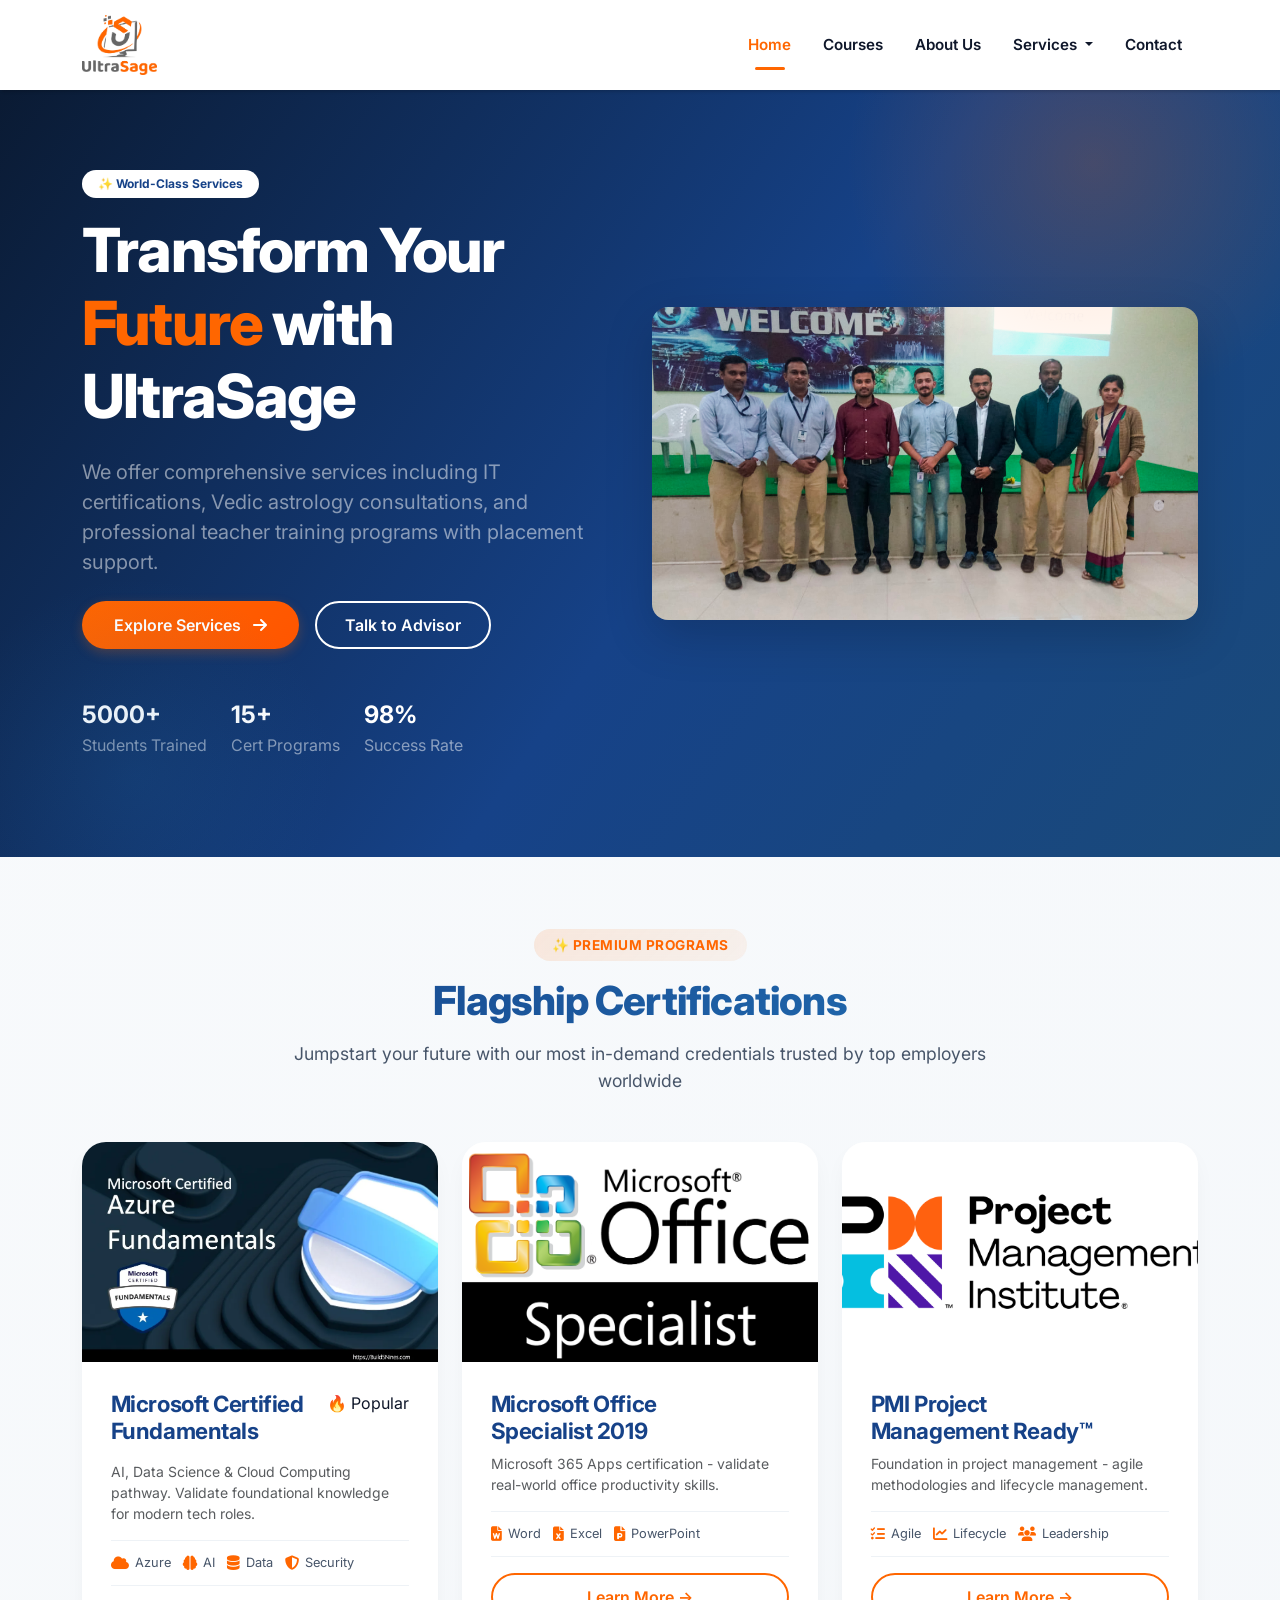
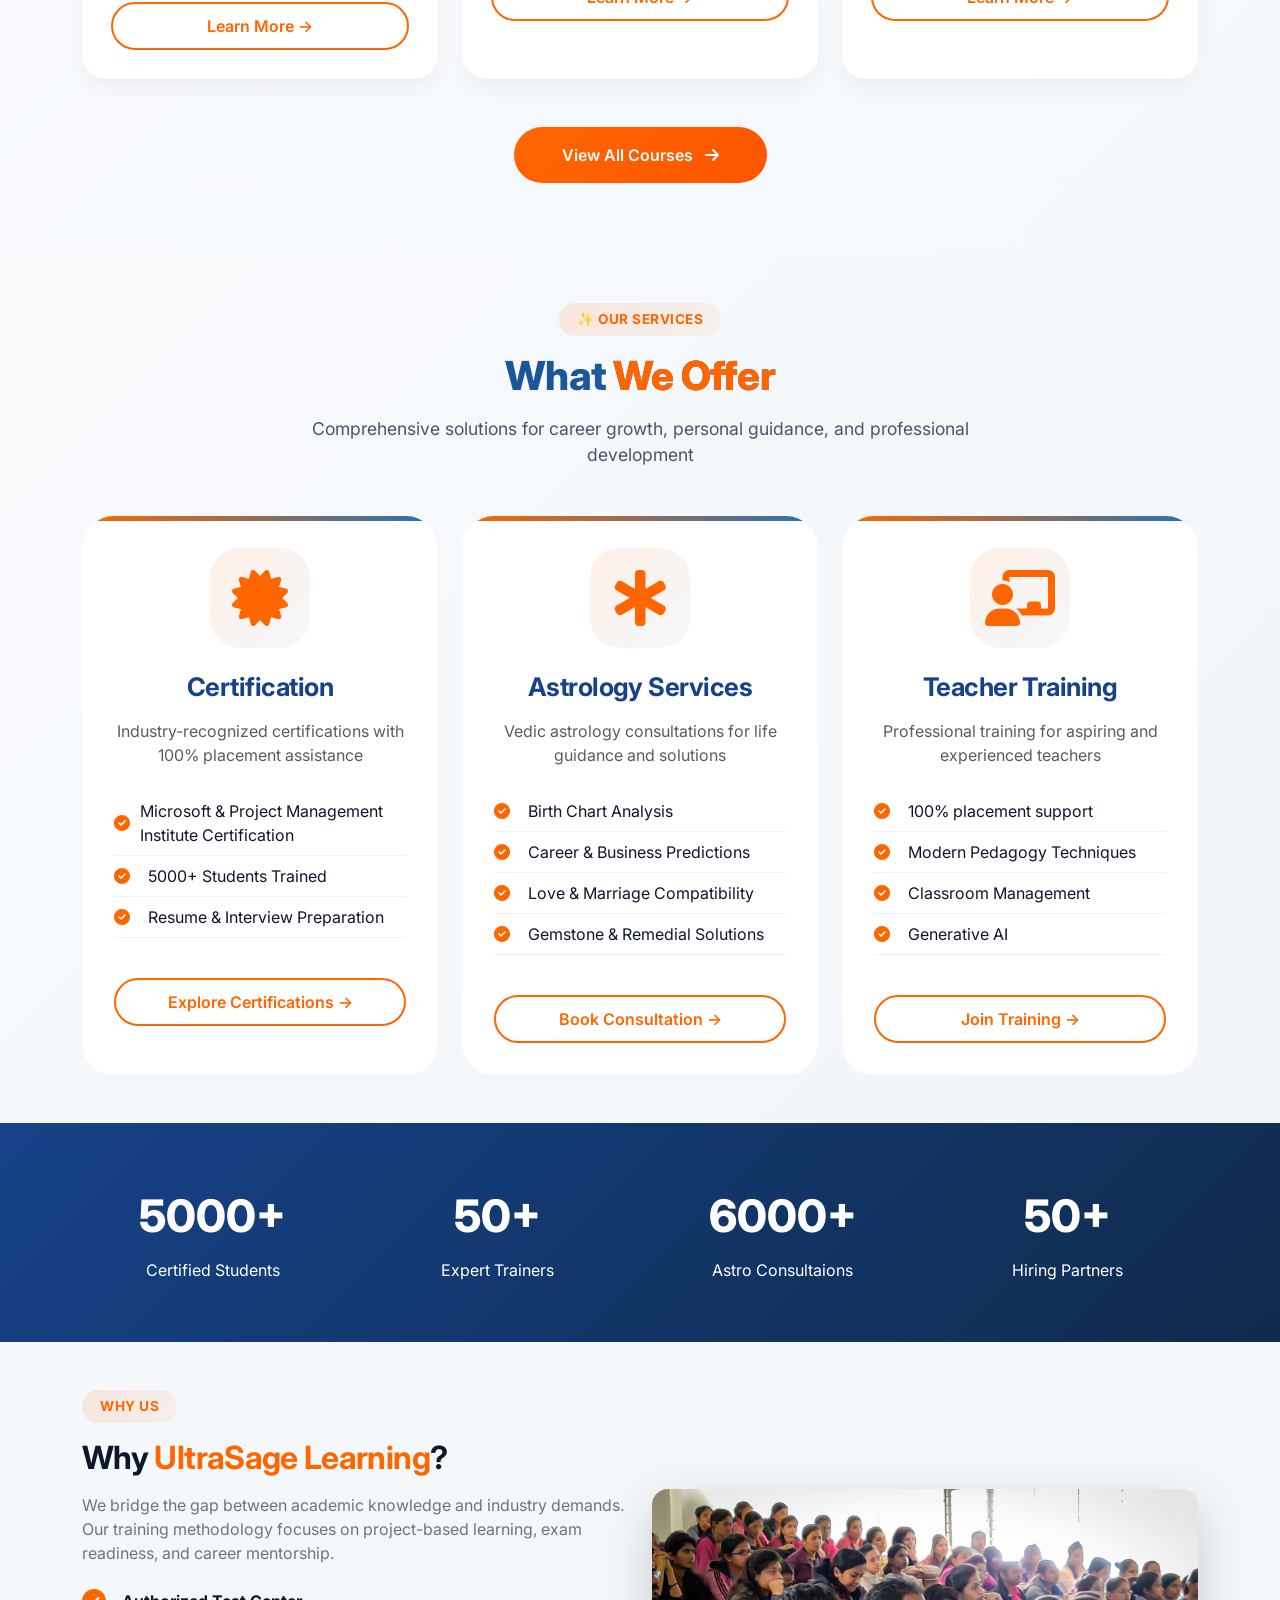
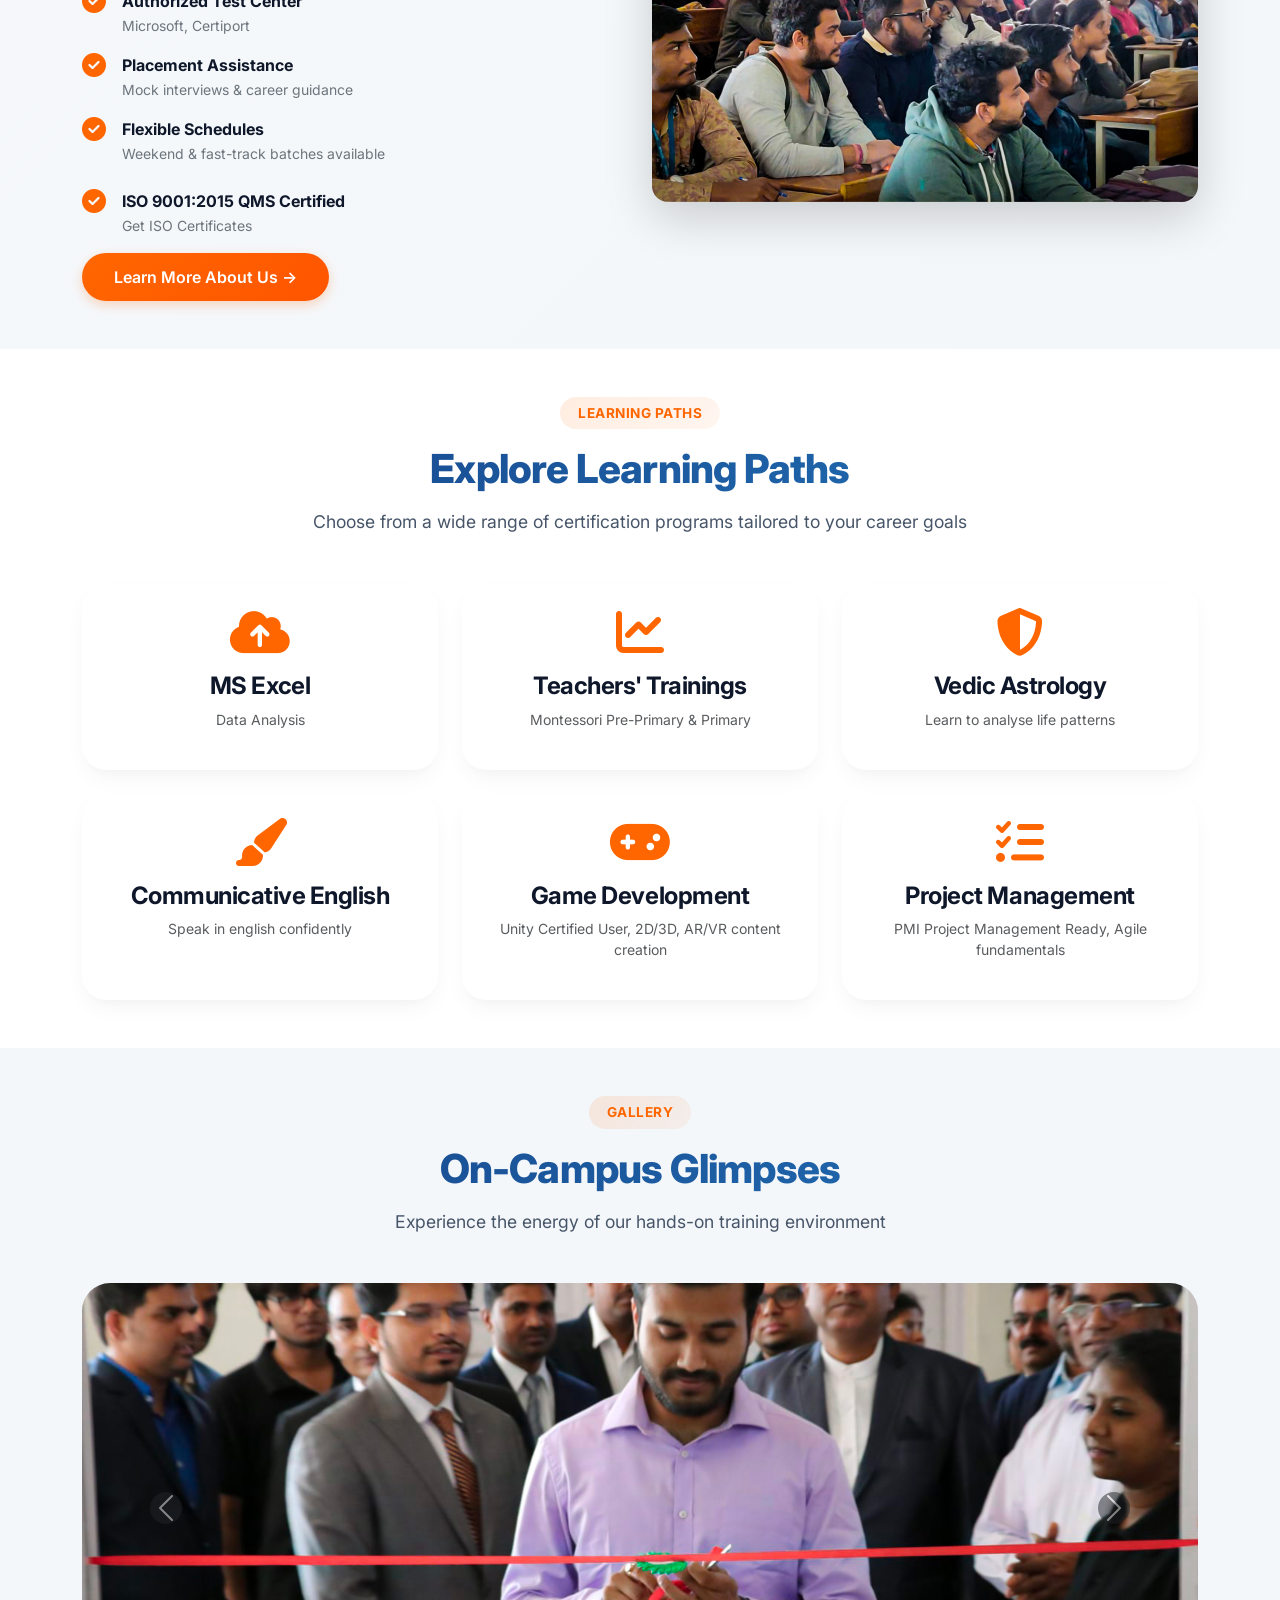
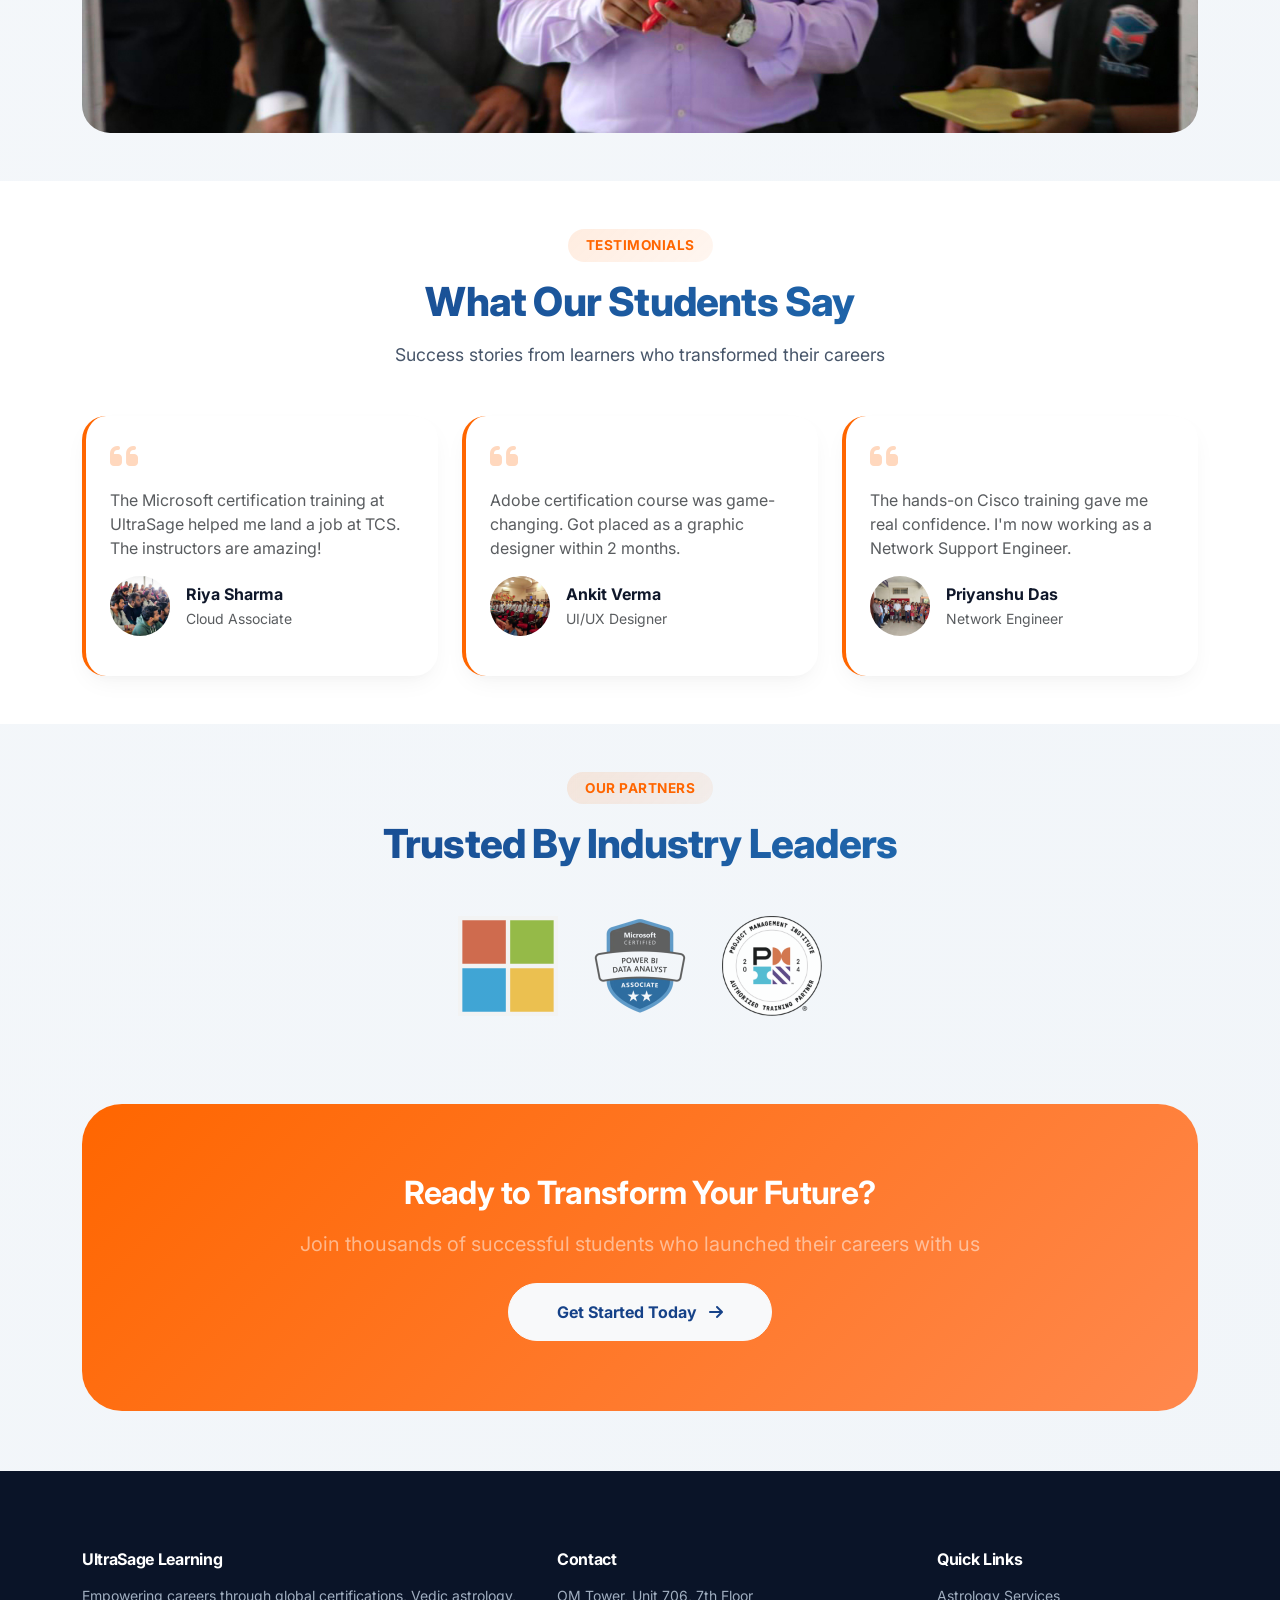
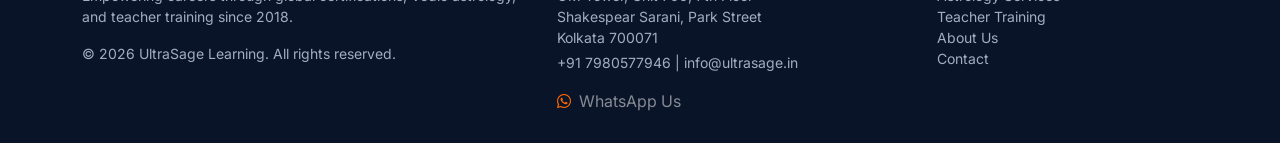
<file: index.html>
<!DOCTYPE html>
<html lang="en">
<head>
  <meta charset="UTF-8">
  <meta name="viewport" content="width=device-width, initial-scale=1.0">
  <title>UltraSage | Home</title>
  <link href="https://cdn.jsdelivr.net/npm/bootstrap@5.3.0-alpha2/dist/css/bootstrap.min.css" rel="stylesheet">
  <link rel="stylesheet" href="https://cdnjs.cloudflare.com/ajax/libs/font-awesome/6.3.0/css/all.min.css">
  <link href="https://fonts.googleapis.com/css2?family=Inter:opsz,wght@14..32,300;400;500;600;700;800&display=swap" rel="stylesheet">
  <link rel="stylesheet" href="css/style.css">
</head>
<body>

<!-- Navigation -->
<header>
  <nav class="navbar navbar-expand-lg navbar-modern fixed-top">
    <div class="container">
      <a class="navbar-brand" href="index.html"><img src="images/logo.png" alt="" class="mainlogo"></a>
      <button class="navbar-toggler" type="button" data-bs-toggle="collapse" data-bs-target="#navbarMain">
        <span class="navbar-toggler-icon bg-white rounded"></span>
      </button>
      <div class="collapse navbar-collapse" id="navbarMain">
        <ul class="navbar-nav ms-auto mb-2 mb-lg-0">
          <li class="nav-item"><a class="nav-link active" href="index.html">Home</a></li>
          <li class="nav-item"><a class="nav-link" href="courses.html">Courses</a></li>
          <li class="nav-item"><a class="nav-link" href="about.html">About Us</a></li>
          <li class="nav-item dropdown">
            <a class="nav-link dropdown-toggle" href="#" id="servicesDropdown" role="button" data-bs-toggle="dropdown" aria-expanded="false">
              Services
            </a>
            <ul class="dropdown-menu" aria-labelledby="servicesDropdown">
              <!-- <li><a class="dropdown-item" href="certification.html">Certifications</a></li> -->
              <li><a class="dropdown-item" href="astrology.html">Astrology</a></li>
              <li><a class="dropdown-item" href="teacher-training.html">Teacher Training</a></li>
            </ul>
          </li>
          <li class="nav-item"><a class="nav-link" href="contact.html">Contact</a></li>
        </ul>
      </div>
    </div>
  </nav>
</header>

<!-- Hero Section -->
<section class="hero-modern" style="margin-top: 70px;">
  <div class="container">
    <div class="row align-items-center">
      <div class="col-lg-6">
        <span class="badge bg-white text-dark-blue mb-3 py-2 px-3 rounded-pill">✨ World-Class Services</span>
        <h1 class="hero-title text-white">Transform Your <span class="text-orange">Future</span> with UltraSage</h1>
        <p class="text-white-50 my-4 fs-5">We offer comprehensive services including IT certifications, Vedic astrology consultations, and professional teacher training programs with placement support.</p>
        <div class="d-flex gap-3 flex-wrap">
          <a href="#services-main" class="btn-orange">Explore Services <i class="fas fa-arrow-right ms-2"></i></a>
          <a href="contact.html" class="btn-outline-white">Talk to Advisor</a>
        </div>
        <div class="d-flex gap-4 mt-5">
          <div><span class="fw-bold text-white fs-4">5000+</span><br><span class="text-white-50">Students Trained</span></div>
          <div><span class="fw-bold text-white fs-4">15+</span><br><span class="text-white-50">Cert Programs</span></div>
          <div><span class="fw-bold text-white fs-4">98%</span><br><span class="text-white-50">Success Rate</span></div>
        </div>
      </div>
      <div class="col-lg-6 d-none d-lg-block">
        <img src="images/cra2.jpg" alt="Hero" class="img-fluid rounded-4 shadow-lg" style="max-height: 500px; width: 100%; object-fit: cover;">
      </div>
    </div>
  </div>
</section>

<!-- Featured Certifications Section -->  
<section class="container py-5 my-4">
  <div class="section-header">
    <span class="section-badge">✨ PREMIUM PROGRAMS</span>
    <h2 class="section-title">Flagship Certifications</h2>
    <p class="section-subtitle">Jumpstart your future with our most in-demand credentials trusted by top employers worldwide</p>
  </div>
  
  <div class="row g-4">
    <!-- Microsoft Certified Fundamentals -->
    <div class="col-md-6 col-lg-4">
      <div class="card-premium">
        <img src="images/microfoft-card.webp" class="card-img-top" alt="Microsoft Certified Fundamentals">
        <div class="card-body">
          <div class="d-flex justify-content-between align-items-start mb-2">
            <h3>Microsoft Certified<br>Fundamentals</h3>
            <span class="badge-cert">🔥 Popular</span>
          </div>
          <p class="text-muted small">AI, Data Science & Cloud Computing pathway. Validate foundational knowledge for modern tech roles.</p>
          <div class="tech-icons">
            <span><i class="fas fa-cloud"></i> Azure</span>
            <span><i class="fas fa-brain"></i> AI</span>
            <span><i class="fas fa-database"></i> Data</span>
            <span><i class="fas fa-shield-alt"></i> Security</span>
          </div>
          <a href="cert-detail.html?id=microsoft-fundamentals" class="btn-outline-orange w-100">Learn More →</a>
        </div>
      </div>
    </div>

    <!-- MOS 2019 / Microsoft 365 -->
    <div class="col-md-6 col-lg-4">
      <div class="card-premium">
        <img src="images/mos.png" class="card-img-top" alt="Microsoft Office Specialist">
        <div class="card-body">
          <h3>Microsoft Office<br>Specialist 2019</h3>
          <p class="text-muted small">Microsoft 365 Apps certification - validate real-world office productivity skills.</p>
          <div class="tech-icons">
            <span><i class="fas fa-file-word"></i> Word</span>
            <span><i class="fas fa-file-excel"></i> Excel</span>
            <span><i class="fas fa-file-powerpoint"></i> PowerPoint</span>
          </div>
          <a href="cert-detail.html?id=mos2019" class="btn-outline-orange w-100">Learn More →</a>
        </div>
      </div>
    </div>

    <!-- PMI Project Management Ready -->
    <div class="col-md-6 col-lg-4">
      <div class="card-premium">
        <img src="images/pmi.png" class="card-img-top" alt="PMI Project Management">
        <div class="card-body">
          <h3>PMI Project<br>Management Ready™</h3>
          <p class="text-muted small">Foundation in project management - agile methodologies and lifecycle management.</p>
          <div class="tech-icons">
            <span><i class="fas fa-tasks"></i> Agile</span>
            <span><i class="fas fa-chart-line"></i> Lifecycle</span>
            <span><i class="fas fa-users"></i> Leadership</span>
          </div>
          <a href="cert-detail.html?id=pmi" class="btn-outline-orange w-100">Learn More →</a>
        </div>
      </div>
    </div>
  </div>

  <div class="text-center mt-5">
    <a href="courses.html" class="btn-primary-orange px-5 py-3">View All Courses <i class="fas fa-arrow-right ms-2"></i></a>
  </div>
</section>

<!-- Services Main Section - Astrology, Certification & Placement, Teacher Training -->
<section class="service-showcase py-5" id="services-main">
  <div class="container">
    <div class="section-header">
      <span class="section-badge">✨ OUR SERVICES</span>
      <h2 class="section-title">What <span class="text-orange">We Offer</span></h2>
      <p class="section-subtitle">Comprehensive solutions for career growth, personal guidance, and professional development</p>
    </div>
    
    <div class="row g-4">
      
      <!-- Service 1: Certification & Placement -->
      <div class="col-md-4">
        <div class="service-showcase-card" onclick="location.href='certification.html'">
          <div class="service-icon-large">
            <i class="fas fa-certificate"></i>
          </div>
          <h3>Certification</h3>
          <p class="text-muted">Industry-recognized certifications with 100% placement assistance</p>
          <ul class="service-features">
            <li><i class="fas fa-check-circle"></i> Microsoft & Project Management Institute Certification</li>
            <li><i class="fas fa-check-circle"></i> 5000+ Students Trained</li>
            <!-- <li><i class="fas fa-check-circle"></i> 100+ Hiring Partners</li> -->
            <li><i class="fas fa-check-circle"></i> Resume & Interview Preparation</li>
          </ul>
          <a href="certification.html" class="btn-outline-orange btn-service">Explore Certifications →</a>
        </div>
      </div>
      
      <!-- Service 2: Astrology Services -->
      <div class="col-md-4">
        <div class="service-showcase-card" onclick="location.href='astrology.html'">
          <div class="service-icon-large">
            <i class="fas fa-star-of-life"></i>
          </div>
          <h3>Astrology Services</h3>
          <p class="text-muted">Vedic astrology consultations for life guidance and solutions</p>
          <ul class="service-features">
            <li><i class="fas fa-check-circle"></i> Birth Chart Analysis</li>
            <li><i class="fas fa-check-circle"></i> Career & Business Predictions</li>
            <li><i class="fas fa-check-circle"></i> Love & Marriage Compatibility</li>
            <li><i class="fas fa-check-circle"></i> Gemstone & Remedial Solutions</li>
          </ul>
          <a href="astrology.html" class="btn-outline-orange btn-service">Book Consultation →</a>
        </div>
      </div>
      
      <!-- Service 3: Teacher Training -->
      <div class="col-md-4">
        <div class="service-showcase-card" onclick="location.href='teacher-training.html'">
          <div class="service-icon-large">
            <i class="fas fa-chalkboard-user"></i>
          </div>
          <h3>Teacher Training</h3>
          <p class="text-muted">Professional training for aspiring and experienced teachers</p>
          <ul class="service-features">
            <li><i class="fas fa-check-circle"></i> 100% placement support</li>
            <li><i class="fas fa-check-circle"></i> Modern Pedagogy Techniques</li>
            <li><i class="fas fa-check-circle"></i> Classroom Management</li>
            <li><i class="fas fa-check-circle"></i> Generative AI</li>
          </ul>
          <a href="teacher-training.html" class="btn-outline-orange btn-service">Join Training →</a>
        </div>
      </div>
    </div>
  </div>
</section>

<!-- Stats Section -->
<section class="stats-section">
  <div class="container">
    <div class="row text-center g-4">
      <div class="col-md-3 col-6">
        <div class="stat-number">5000+</div>
        <div>Certified Students</div>
      </div>
      <div class="col-md-3 col-6">
        <div class="stat-number">50+</div>
        <div>Expert Trainers</div>
      </div>
      <div class="col-md-3 col-6">
        <div class="stat-number">6000+</div>
        <div>Astro Consultaions</div>
      </div>
      <div class="col-md-3 col-6">
        <div class="stat-number">50+</div>
        <div>Hiring Partners</div>
      </div>
    </div>
  </div>
</section>

<!-- Why Choose Us Section -->
<section class="container py-5">
  <div class="row align-items-center">
    <div class="col-lg-6">
      <span class="section-badge">WHY US</span>
      <h2 class="fw-bold mb-3">Why <span class="text-orange">UltraSage Learning</span>?</h2>
      <p class="text-secondary mb-4">We bridge the gap between academic knowledge and industry demands. Our training methodology focuses on project-based learning, exam readiness, and career mentorship.</p>
      <div class="d-flex gap-3 mb-3">
        <i class="fas fa-check-circle text-orange fs-4"></i>
        <div><strong>Authorized Test Center</strong><br><small class="text-secondary">Microsoft, Certiport</small></div>
      </div>
      <div class="d-flex gap-3 mb-3">
        <i class="fas fa-check-circle text-orange fs-4"></i>
        <div><strong>Placement Assistance</strong><br><small class="text-secondary">Mock interviews & career guidance</small></div>
      </div>
      <div class="d-flex gap-3 mb-4">
        <i class="fas fa-check-circle text-orange fs-4"></i>
        <div><strong>Flexible Schedules</strong><br><small class="text-secondary">Weekend & fast-track batches available</small></div>
      </div>
      <div class="d-flex gap-3 mb-3">
        <i class="fas fa-check-circle text-orange fs-4"></i>
        <div><strong>ISO 9001:2015 QMS Certified</strong><br><small class="text-secondary">Get ISO Certificates</small></div>
      </div>
      <a href="about.html" class="btn-orange">Learn More About Us →</a>
    </div>
    <div class="col-lg-6 mt-4 mt-lg-0">
      <img src="images/cra5.jpg" alt="Learning" class="img-fluid rounded-4 shadow-lg">
    </div>
  </div>
</section>

<!-- Programs Grid Section -->
<section class="bg-white py-5">
  <div class="container">
    <div class="section-header">
      <span class="section-badge">LEARNING PATHS</span>
      <h2 class="section-title">Explore Learning Paths</h2>
      <p class="section-subtitle">Choose from a wide range of certification programs tailored to your career goals</p>
    </div>
    <div class="row g-4">
      <div class="col-md-4">
        <div class="card-premium text-center p-4">
          <i class="fas fa-cloud-upload-alt fa-3x text-orange mb-3"></i>
          <h4>MS Excel</h4>
          <p class="small text-muted">Data Analysis</p>
        </div>
      </div>
      <div class="col-md-4">
        <div class="card-premium text-center p-4">
          <i class="fas fa-chart-line fa-3x text-orange mb-3"></i>
          <h4>Teachers' Trainings</h4>
          <p class="small text-muted">Montessori Pre-Primary & Primary</p>
        </div>
      </div>
      <div class="col-md-4">
        <div class="card-premium text-center p-4">
          <i class="fas fa-shield-alt fa-3x text-orange mb-3"></i>
          <h4>Vedic Astrology</h4>
          <p class="small text-muted">Learn to analyse life patterns</p>
        </div>
      </div>
      <div class="col-md-4">
        <div class="card-premium text-center p-4">
          <i class="fas fa-paintbrush fa-3x text-orange mb-3"></i>
          <h4>Communicative English</h4>
          <p class="small text-muted">Speak in english confidently</p>
        </div>
      </div>
      <div class="col-md-4">
        <div class="card-premium text-center p-4">
          <i class="fas fa-gamepad fa-3x text-orange mb-3"></i>
          <h4>Game Development</h4>
          <p class="small text-muted">Unity Certified User, 2D/3D, AR/VR content creation</p>
        </div>
      </div>
      <div class="col-md-4">
        <div class="card-premium text-center p-4">
          <i class="fas fa-tasks fa-3x text-orange mb-3"></i>
          <h4>Project Management</h4>
          <p class="small text-muted">PMI Project Management Ready, Agile fundamentals</p>
        </div>
      </div>
    </div>
  </div>
</section>

<!-- On Campus Glimpses -->
<section class="container py-5">
  <div class="section-header">
    <span class="section-badge">GALLERY</span>
    <h2 class="section-title">On-Campus Glimpses</h2>
    <p class="section-subtitle">Experience the energy of our hands-on training environment</p>
  </div>
  <div id="campusCarousel" class="carousel slide glimpse-carousel" data-bs-ride="carousel">
    <div class="carousel-inner rounded-4">
      <div class="carousel-item active"><img src="images/cra3.jpg" class="d-block w-100" alt="campus"></div>
      <div class="carousel-item"><img src="images/cra4.jpg" class="d-block w-100" alt="campus"></div>
      <div class="carousel-item"><img src="images/cra7.jpg" class="d-block w-100" alt="campus"></div>
      <div class="carousel-item"><img src="images/cra8.jpg" class="d-block w-100" alt="campus"></div>
      <div class="carousel-item"><img src="images/cra2.jpg" class="d-block w-100" alt="campus"></div>
      <div class="carousel-item"><img src="images/cra6.jpg" class="d-block w-100" alt="campus"></div>
    </div>
    <button class="carousel-control-prev" type="button" data-bs-target="#campusCarousel" data-bs-slide="prev">
      <span class="carousel-control-prev-icon bg-dark rounded-circle p-3"></span>
    </button>
    <button class="carousel-control-next" type="button" data-bs-target="#campusCarousel" data-bs-slide="next">
      <span class="carousel-control-next-icon bg-dark rounded-circle p-3"></span>
    </button>
  </div>
</section>

<!-- Testimonials Section -->
<section class="bg-white py-5">
  <div class="container">
    <div class="section-header">
      <span class="section-badge">TESTIMONIALS</span>
      <h2 class="section-title">What Our Students Say</h2>
      <p class="section-subtitle">Success stories from learners who transformed their careers</p>
    </div>
    <div class="row g-4">
      <div class="col-md-4">
        <div class="testimonial-card">
          <i class="fas fa-quote-left fa-2x text-orange opacity-25 mb-3"></i>
          <p class="text-muted">The Microsoft certification training at UltraSage helped me land a job at TCS. The instructors are amazing!</p>
          <div class="d-flex align-items-center mt-3">
            <img src="images/cra5.jpg" alt="Student" class="testimonial-avatar me-3">
            <div><strong>Riya Sharma</strong><br><small class="text-muted">Cloud Associate</small></div>
          </div>
        </div>
      </div>
      <div class="col-md-4">
        <div class="testimonial-card">
          <i class="fas fa-quote-left fa-2x text-orange opacity-25 mb-3"></i>
          <p class="text-muted">Adobe certification course was game-changing. Got placed as a graphic designer within 2 months.</p>
          <div class="d-flex align-items-center mt-3">
            <img src="images/cra6.jpg" alt="Student" class="testimonial-avatar me-3">
            <div><strong>Ankit Verma</strong><br><small class="text-muted">UI/UX Designer</small></div>
          </div>
        </div>
      </div>
      <div class="col-md-4">
        <div class="testimonial-card">
          <i class="fas fa-quote-left fa-2x text-orange opacity-25 mb-3"></i>
          <p class="text-muted">The hands-on Cisco training gave me real confidence. I'm now working as a Network Support Engineer.</p>
          <div class="d-flex align-items-center mt-3">
            <img src="images/cra7.jpg" alt="Student" class="testimonial-avatar me-3">
            <div><strong>Priyanshu Das</strong><br><small class="text-muted">Network Engineer</small></div>
          </div>
        </div>
      </div>
    </div>
  </div>
</section>

<!-- Partner Section -->
<section class="container py-5">
  <div class="section-header">
    <span class="section-badge">OUR PARTNERS</span>
    <h2 class="section-title">Trusted By Industry Leaders</h2>
  </div>
  <div class="partner-grid">
    <img src="images/Microsoft_logo.svg" class="partner-logo" style="max-height: 100px;" alt="Microsoft">
    <img src="images/pbi-logo.webp" class="partner-logo" style="max-height: 100px;" alt="Adobe">
    <img src="images/pmi-logo.png" class="partner-logo" style="max-height: 100px;" alt="Cisco">
  </div>
</section>

<!-- CTA Section -->
<section class="container">
  <div class="cta-section text-center">
    <h2 class="text-white fw-bold mb-3">Ready to Transform Your Future?</h2>
    <p class="text-white-50 mb-4 fs-5">Join thousands of successful students who launched their careers with us</p>
    <a href="contact.html" class="btn btn-light rounded-pill px-5 py-3 fw-bold text-dark-blue">Get Started Today <i class="fas fa-arrow-right ms-2"></i></a>
  </div>
</section>

<!-- Footer -->
<footer class="footer-modern">
  <div class="container">
    <div class="row">
      <div class="col-md-5">
        <h6>UltraSage Learning</h6>
        <p class="small">Empowering careers through global certifications, Vedic astrology, and teacher training since 2018.</p>
        <p class="small mb-0">&copy; 2026 UltraSage Learning. All rights reserved.</p>
      </div>
      <div class="col-md-4">
        <h6>Contact</h6>
        <p class="small mb-1">OM Tower, Unit 706, 7th Floor<br>Shakespear Sarani, Park Street<br>Kolkata 700071</p>
        <p class="small">+91 7980577946 | info@ultrasage.in</p>
        <a href="https://wa.link/y7tf9x" class="text-white-50 text-decoration-none"><i class="fab fa-whatsapp text-orange me-1"></i> WhatsApp Us</a>
      </div>
      <div class="col-md-3">
        <h6>Quick Links</h6>
        <ul class="list-unstyled small">
          <li><a href="astrology.html">Astrology Services</a></li>
          <li><a href="teacher-training.html">Teacher Training</a></li>
          <li><a href="about.html">About Us</a></li>
          <li><a href="contact.html">Contact</a></li>
        </ul>
      </div>
    </div>
  </div>
</footer>

<script src="https://cdn.jsdelivr.net/npm/bootstrap@5.3.0-alpha2/dist/js/bootstrap.bundle.min.js"></script>
</body>
</html>
</file>
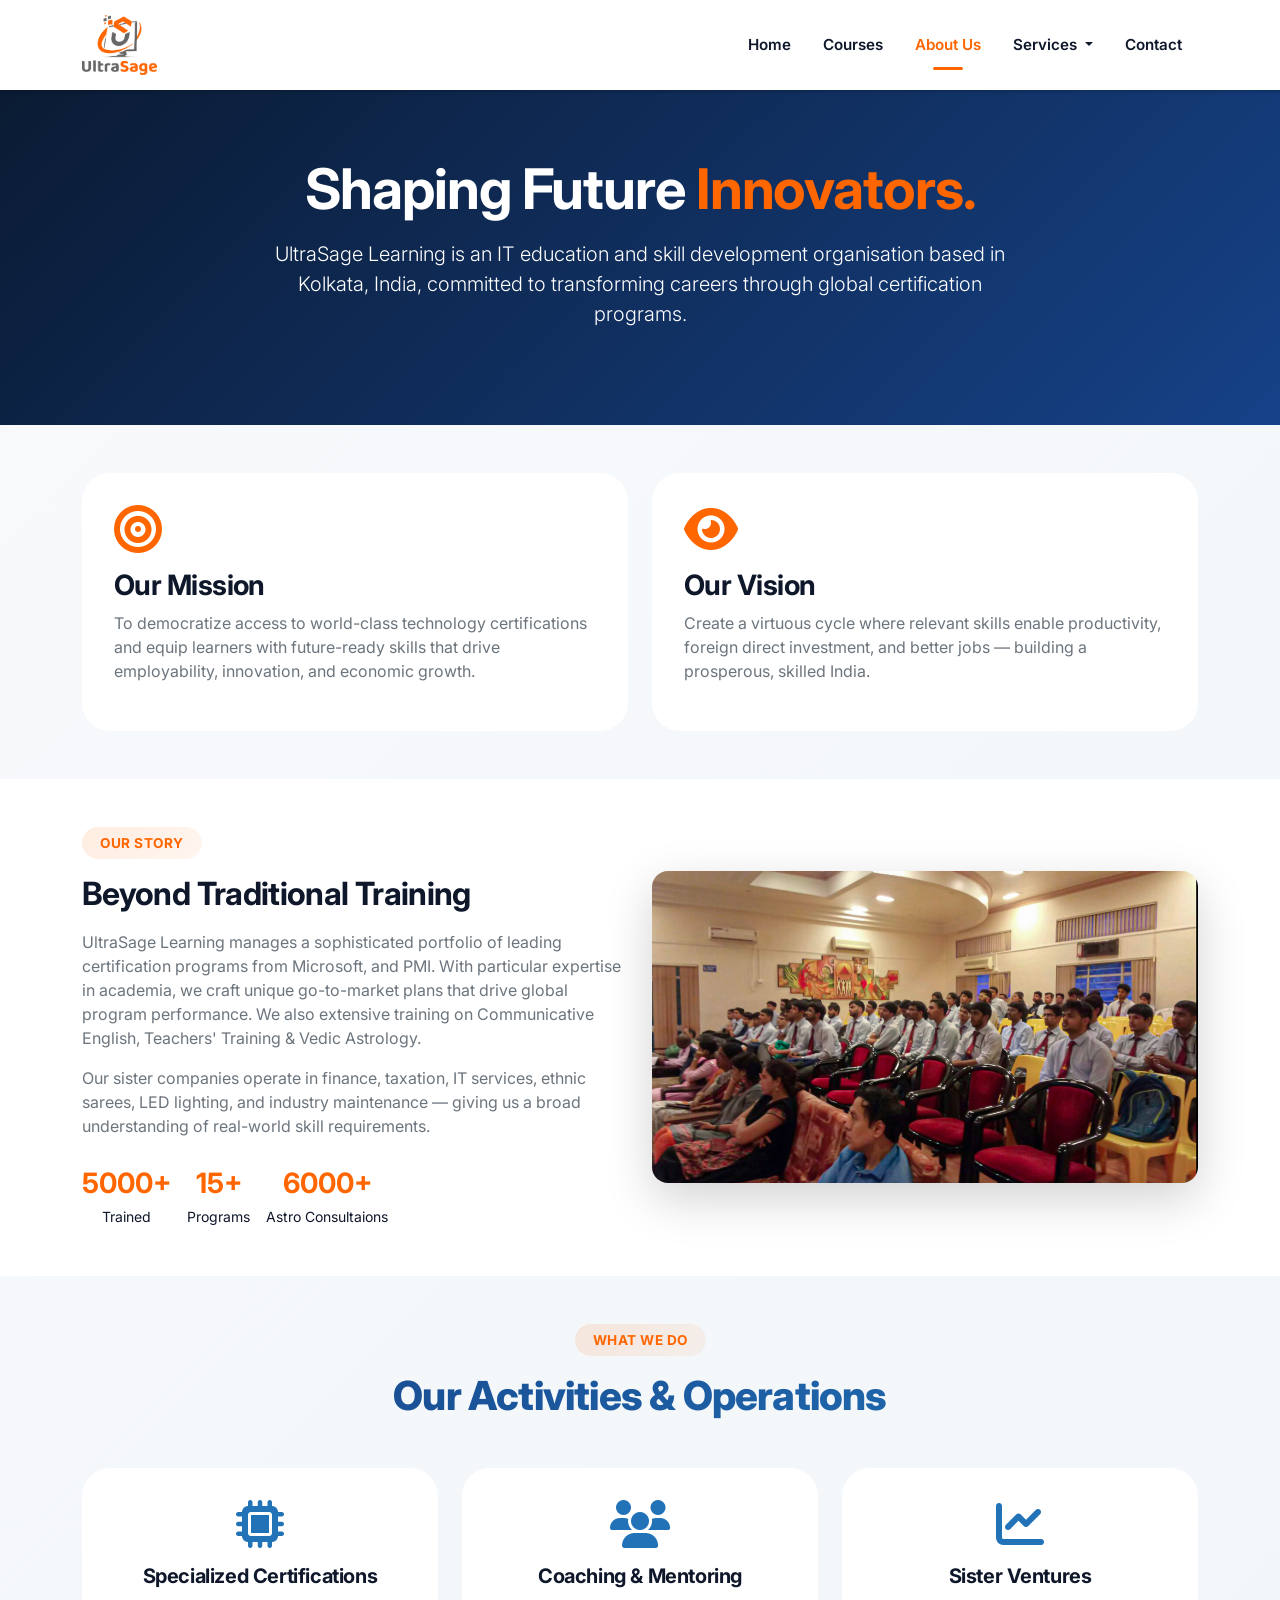
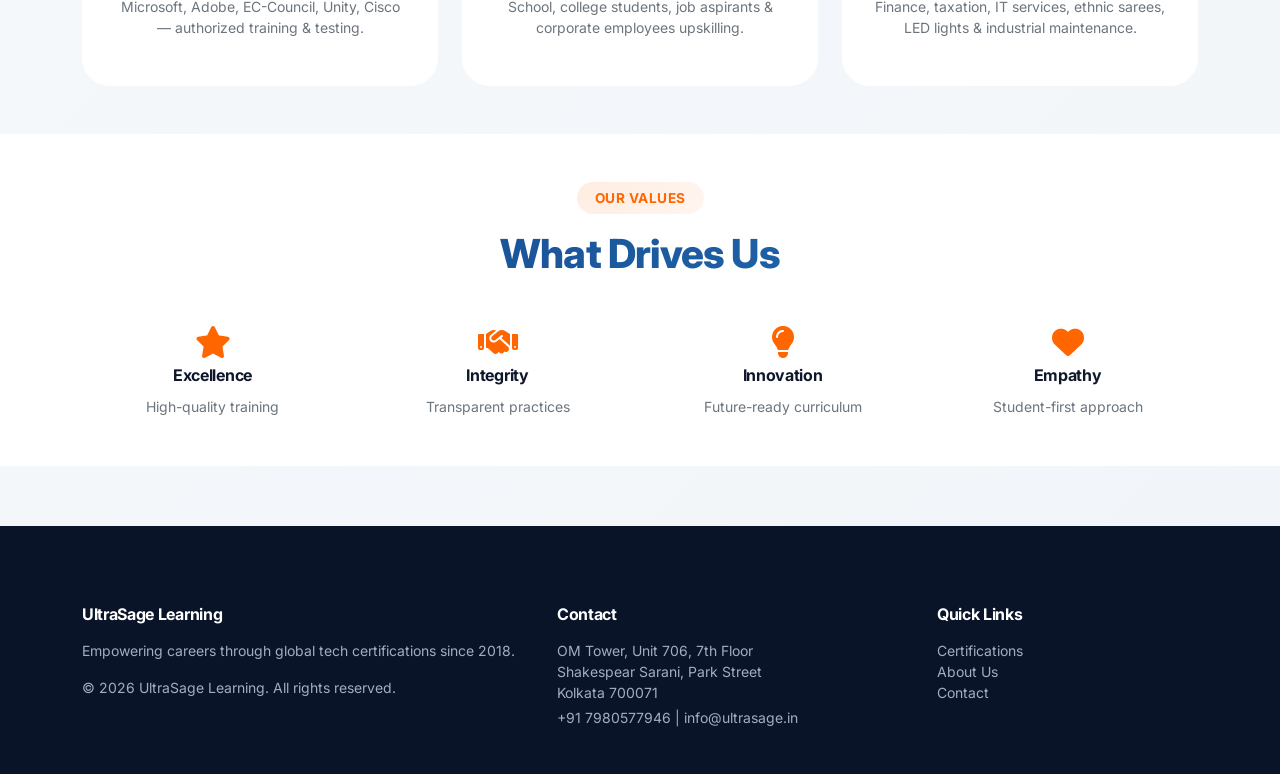
<file: about.html>
<!DOCTYPE html>
<html lang="en">
<head>
  <meta charset="UTF-8">
  <meta name="viewport" content="width=device-width, initial-scale=1.0">
  <title>UltraSage | About us</title>
  <link href="https://cdn.jsdelivr.net/npm/bootstrap@5.3.0-alpha2/dist/css/bootstrap.min.css" rel="stylesheet">
  <link rel="stylesheet" href="https://cdnjs.cloudflare.com/ajax/libs/font-awesome/6.3.0/css/all.min.css">
  <link href="https://fonts.googleapis.com/css2?family=Inter:opsz,wght@14..32,300;400;500;600;700;800&display=swap" rel="stylesheet">
  <link rel="stylesheet" href="css/style.css">
</head>
<body>

<header>
  <nav class="navbar navbar-expand-lg navbar-modern fixed-top">
    <div class="container">
      <a class="navbar-brand" href="index.html"><img src="images/logo.png" alt="" class="mainlogo"></a>
      <button class="navbar-toggler" type="button" data-bs-toggle="collapse" data-bs-target="#navbarMain">
        <span class="navbar-toggler-icon bg-white rounded"></span>
      </button>
      <div class="collapse navbar-collapse" id="navbarMain">
        <ul class="navbar-nav ms-auto mb-2 mb-lg-0">
          <li class="nav-item"><a class="nav-link" href="index.html">Home</a></li>
          <li class="nav-item"><a class="nav-link" href="courses.html">Courses</a></li>
          <li class="nav-item"><a class="nav-link active" href="about.html">About Us</a></li>
          <li class="nav-item dropdown">
            <a class="nav-link dropdown-toggle" href="#" id="servicesDropdown" role="button" data-bs-toggle="dropdown" aria-expanded="false">
              Services
            </a>
            <ul class="dropdown-menu" aria-labelledby="servicesDropdown">
              <!-- <li><a class="dropdown-item" href="certification.html">Certifications</a></li> -->
              <li><a class="dropdown-item" href="astrology.html">Astrology</a></li>
              <li><a class="dropdown-item" href="teacher-training.html">Teacher Training</a></li>
            </ul>
          </li>
          <li class="nav-item"><a class="nav-link" href="contact.html">Contact</a></li>
        </ul>
      </div>
    </div>
  </nav>
</header>

<!-- About Hero -->
<section class="about-hero" style="margin-top: 76px;">
  <div class="container">
    <div class="row justify-content-center text-center">
      <div class="col-lg-8">
        <h1 class="display-4 fw-bold">Shaping Future <span class="text-orange">Innovators.</span></h1>
        <p class="lead mt-3">UltraSage Learning is an IT education and skill development organisation based in Kolkata, India, committed to transforming careers through global certification programs.</p>
      </div>
    </div>
  </div>
</section>

<!-- Mission Vision -->
<section class="container py-5">
  <div class="row g-4">
    <div class="col-md-6">
      <div class="value-item text-start">
        <i class="fas fa-bullseye text-orange fa-3x mb-3"></i>
        <h3 class="fw-bold">Our Mission</h3>
        <p class="text-secondary">To democratize access to world-class technology certifications and equip learners with future-ready skills that drive employability, innovation, and economic growth.</p>
      </div>
    </div>
    <div class="col-md-6">
      <div class="value-item text-start">
        <i class="fas fa-eye text-orange fa-3x mb-3"></i>
        <h3 class="fw-bold">Our Vision</h3>
        <p class="text-secondary">Create a virtuous cycle where relevant skills enable productivity, foreign direct investment, and better jobs — building a prosperous, skilled India.</p>
      </div>
    </div>
  </div>
</section>

<!-- Who We Are -->
<section class="bg-white py-5">
  <div class="container">
    <div class="row align-items-center">
      <div class="col-lg-6">
        <span class="section-badge">OUR STORY</span>
        <h2 class="fw-bold">Beyond Traditional Training</h2>
        <p class="mt-3 text-secondary">UltraSage Learning manages a sophisticated portfolio of leading certification programs from Microsoft, and PMI. With particular expertise in academia, we craft unique go-to-market plans that drive global program performance. We also extensive training on Communicative English, Teachers' Training & Vedic Astrology.</p>
        <p class="text-secondary">Our sister companies operate in finance, taxation, IT services, ethnic sarees, LED lighting, and industry maintenance — giving us a broad understanding of real-world skill requirements.</p>
        <div class="d-flex gap-3 mt-4">
          <div class="text-center"><span class="fw-bold fs-3 text-orange">5000+</span><br><small>Trained</small></div>
          <div class="text-center"><span class="fw-bold fs-3 text-orange">15+</span><br><small>Programs</small></div>
          <div class="text-center"><span class="fw-bold fs-3 text-orange">6000+</span><br><small>Astro Consultaions</small></div>
        </div>
      </div>
      <div class="col-lg-6 mt-4 mt-lg-0">
        <img src="images/cra6.jpg" alt="Team" class="img-fluid rounded-4 shadow-lg">
      </div>
    </div>
  </div>
</section>

<!-- Activities Section -->
<section class="container py-5">
  <div class="section-header">
    <span class="section-badge">WHAT WE DO</span>
    <h2 class="section-title">Our Activities & Operations</h2>
  </div>
  <div class="row g-4">
    <div class="col-md-4">
      <div class="value-item text-center">
        <i class="fas fa-microchip fa-3x text-blue mb-3"></i>
        <h5>Specialized Certifications</h5>
        <p class="small text-secondary">Microsoft, Adobe, EC-Council, Unity, Cisco — authorized training & testing.</p>
      </div>
    </div>
    <div class="col-md-4">
      <div class="value-item text-center">
        <i class="fas fa-users fa-3x text-blue mb-3"></i>
        <h5>Coaching & Mentoring</h5>
        <p class="small text-secondary">School, college students, job aspirants & corporate employees upskilling.</p>
      </div>
    </div>
    <div class="col-md-4">
      <div class="value-item text-center">
        <i class="fas fa-chart-line fa-3x text-blue mb-3"></i>
        <h5>Sister Ventures</h5>
        <p class="small text-secondary">Finance, taxation, IT services, ethnic sarees, LED lights & industrial maintenance.</p>
      </div>
    </div>
  </div>
</section>

<!-- Core Values -->
<section class="bg-white py-5">
  <div class="container">
    <div class="section-header">
      <span class="section-badge">OUR VALUES</span>
      <h2 class="section-title">What Drives Us</h2>
    </div>
    <div class="row g-4">
      <div class="col-md-3">
        <div class="text-center">
          <i class="fas fa-star fa-2x text-orange mb-2"></i>
          <h6>Excellence</h6>
          <small class="text-secondary">High-quality training</small>
        </div>
      </div>
      <div class="col-md-3">
        <div class="text-center">
          <i class="fas fa-handshake fa-2x text-orange mb-2"></i>
          <h6>Integrity</h6>
          <small class="text-secondary">Transparent practices</small>
        </div>
      </div>
      <div class="col-md-3">
        <div class="text-center">
          <i class="fas fa-lightbulb fa-2x text-orange mb-2"></i>
          <h6>Innovation</h6>
          <small class="text-secondary">Future-ready curriculum</small>
        </div>
      </div>
      <div class="col-md-3">
        <div class="text-center">
          <i class="fas fa-heart fa-2x text-orange mb-2"></i>
          <h6>Empathy</h6>
          <small class="text-secondary">Student-first approach</small>
        </div>
      </div>
    </div>
  </div>
</section>

<!-- Footer -->
<footer class="footer-modern">
  <div class="container">
    <div class="row">
      <div class="col-md-5">
        <h6>UltraSage Learning</h6>
        <p class="small">Empowering careers through global tech certifications since 2018.</p>
        <p class="small mb-0">&copy; 2026 UltraSage Learning. All rights reserved.</p>
      </div>
      <div class="col-md-4">
        <h6>Contact</h6>
        <p class="small mb-1">OM Tower, Unit 706, 7th Floor<br>Shakespear Sarani, Park Street<br>Kolkata 700071</p>
        <p class="small">+91 7980577946 | info@ultrasage.in</p>
      </div>
      <div class="col-md-3">
        <h6>Quick Links</h6>
        <ul class="list-unstyled small">
          <li><a href="certification.html">Certifications</a></li>
          <li><a href="about.html">About Us</a></li>
          <li><a href="contact.html">Contact</a></li>
        </ul>
      </div>
    </div>
  </div>
</footer>

<script src="https://cdn.jsdelivr.net/npm/bootstrap@5.3.0-alpha2/dist/js/bootstrap.bundle.min.js"></script>
</body>
</html>
</file>
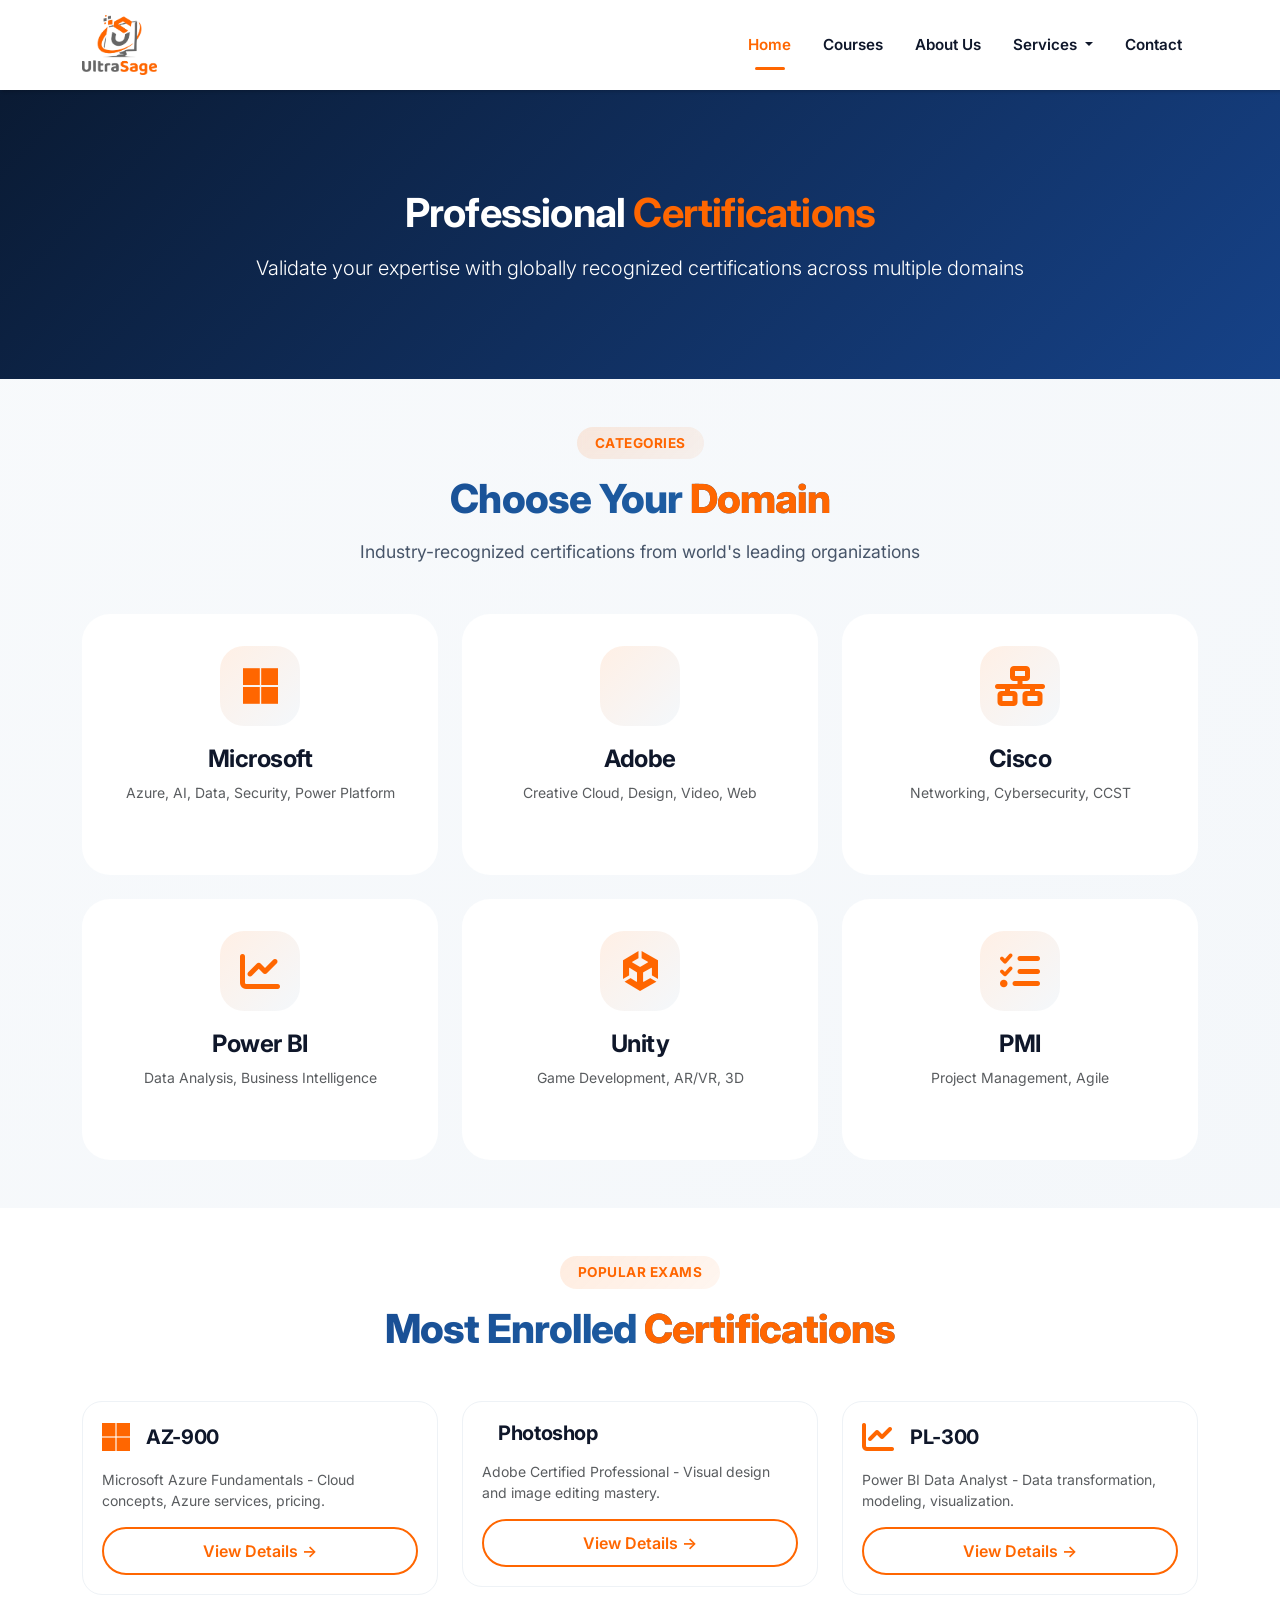
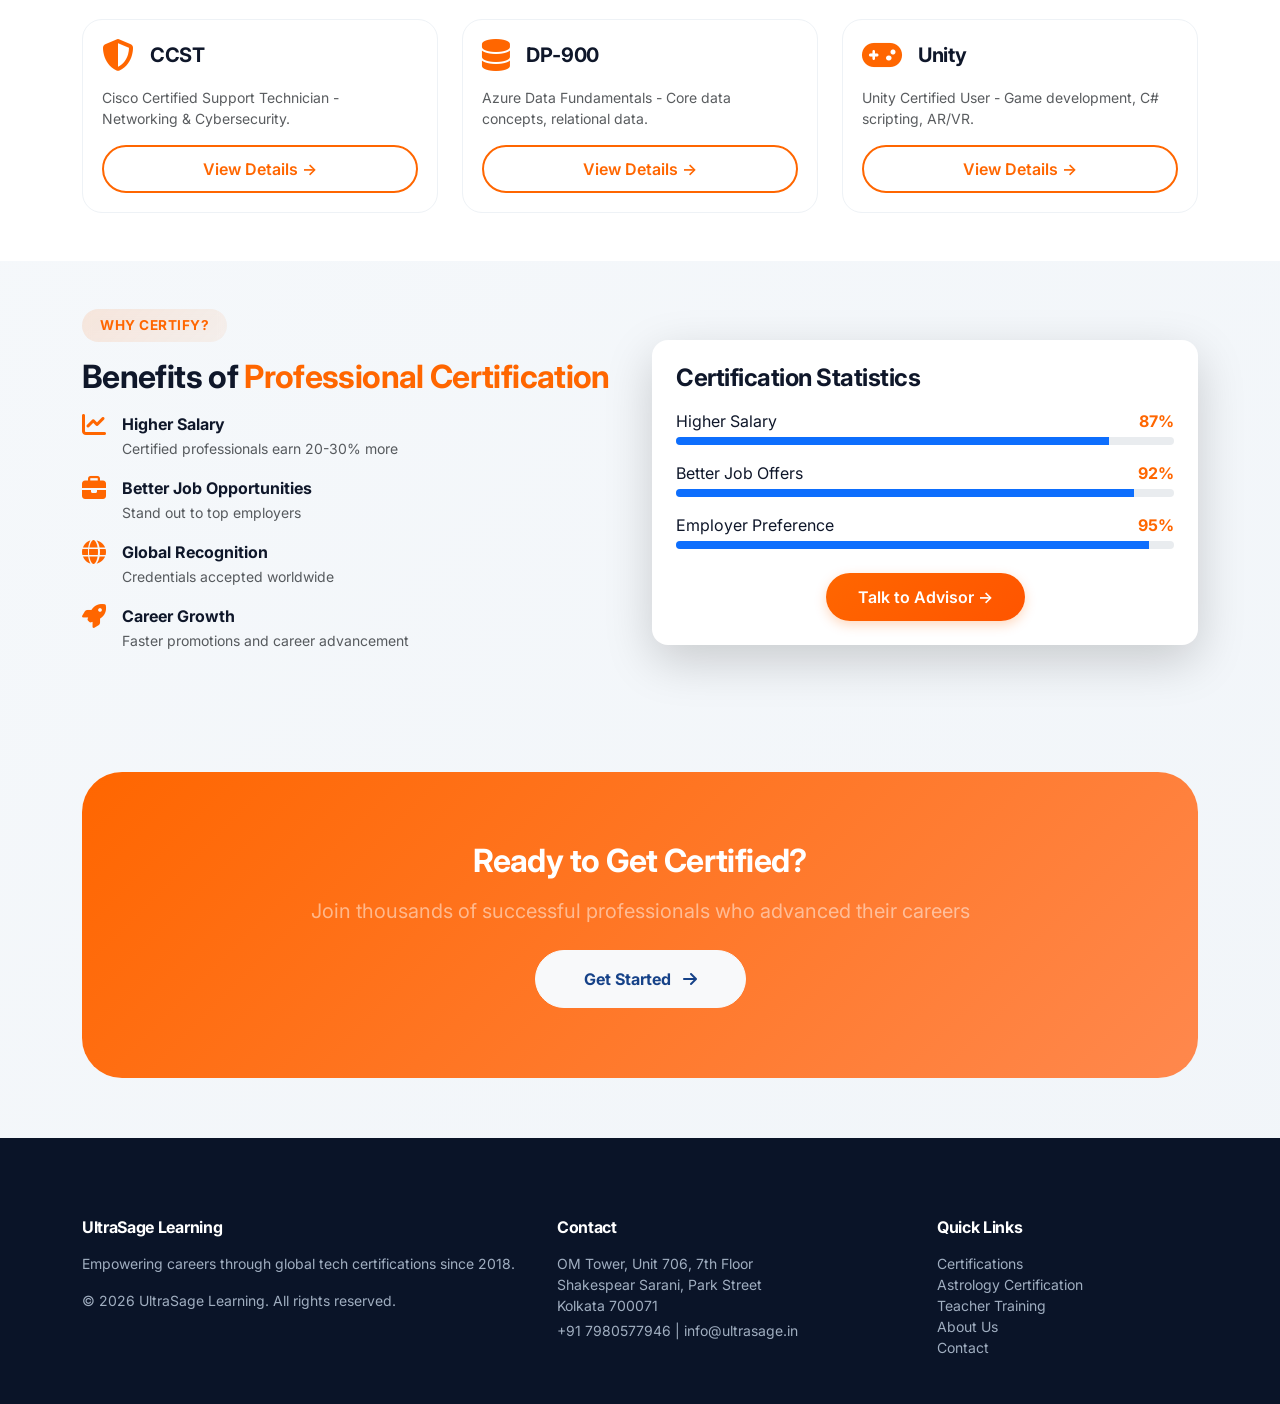
<file: certification.html>
<!DOCTYPE html>
<html lang="en">
<head>
  <meta charset="UTF-8">
  <meta name="viewport" content="width=device-width, initial-scale=1.0">
  <title>UltraSage | Certifications </title>
  <link href="https://cdn.jsdelivr.net/npm/bootstrap@5.3.0-alpha2/dist/css/bootstrap.min.css" rel="stylesheet">
  <link rel="stylesheet" href="https://cdnjs.cloudflare.com/ajax/libs/font-awesome/6.3.0/css/all.min.css">
  <link href="https://fonts.googleapis.com/css2?family=Inter:opsz,wght@14..32,300;400;500;600;700;800&display=swap" rel="stylesheet">
  <link rel="stylesheet" href="css/style.css">
  <style>
    .cert-hero {
      background: linear-gradient(135deg, #0a1a32 0%, var(--dark-blue) 100%);
      padding: 120px 0 80px;
      margin-top: 69px;
      text-align: center;
      color: white;
    }
    .category-card {
      background: white;
      border-radius: 28px;
      padding: 2rem;
      text-align: center;
      transition: all 0.3s;
      cursor: pointer;
      height: 100%;
    }
    .category-card:hover {
      transform: translateY(-8px);
      box-shadow: var(--shadow-lg);
    }
    .category-icon {
      width: 80px;
      height: 80px;
      background: linear-gradient(135deg, rgba(255,102,0,0.1) 0%, rgba(34,114,183,0.05) 100%);
      border-radius: 24px;
      display: flex;
      align-items: center;
      justify-content: center;
      margin: 0 auto 1.2rem;
    }
    .category-icon i {
      font-size: 2.5rem;
      color: var(--orange);
    }
    .exam-card {
      background: white;
      border-radius: 20px;
      padding: 1.2rem;
      transition: all 0.3s;
      border: 1px solid #eef2f6;
    }
    .exam-card:hover {
      border-color: var(--orange);
      transform: translateY(-4px);
    }
  </style>
</head>
<body>

<!-- Navigation -->
<header>
  <nav class="navbar navbar-expand-lg navbar-modern fixed-top">
    <div class="container">
      <a class="navbar-brand" href="index.html"><img src="images/logo.png" alt="" class="mainlogo"></a>
      <button class="navbar-toggler" type="button" data-bs-toggle="collapse" data-bs-target="#navbarMain">
        <span class="navbar-toggler-icon bg-white rounded"></span>
      </button>
      <div class="collapse navbar-collapse" id="navbarMain">
        <ul class="navbar-nav ms-auto mb-2 mb-lg-0">
          <li class="nav-item"><a class="nav-link active" href="index.html">Home</a></li>
          <li class="nav-item"><a class="nav-link" href="courses.html">Courses</a></li>
          <li class="nav-item"><a class="nav-link" href="about.html">About Us</a></li>
          <li class="nav-item dropdown">
            <a class="nav-link dropdown-toggle" href="#" id="servicesDropdown" role="button" data-bs-toggle="dropdown" aria-expanded="false">
              Services
            </a>
            <ul class="dropdown-menu" aria-labelledby="servicesDropdown">
              <!-- <li><a class="dropdown-item" href="certification.html">Certifications</a></li> -->
              <li><a class="dropdown-item" href="astrology.html">Astrology</a></li>
              <li><a class="dropdown-item" href="teacher-training.html">Teacher Training</a></li>
            </ul>
          </li>
          <li class="nav-item"><a class="nav-link" href="contact.html">Contact</a></li>
        </ul>
      </div>
    </div>
  </nav>
</header>

<!-- Hero Section -->
<section class="cert-hero">
  <div class="container">
    <h1>Professional <span class="text-orange">Certifications</span></h1>
    <p class="lead mt-3">Validate your expertise with globally recognized certifications across multiple domains</p>
  </div>
</section>

<!-- Certification Categories -->
<section class="container py-5">
  <div class="section-header">
    <span class="section-badge">CATEGORIES</span>
    <h2 class="section-title">Choose Your <span class="text-orange">Domain</span></h2>
    <p class="section-subtitle">Industry-recognized certifications from world's leading organizations</p>
  </div>
  <div class="row g-4">
    <div class="col-md-4">
      <div class="category-card" onclick="location.href='cert-detail.html?id=microsoft-fundamentals'">
        <div class="category-icon">
          <i class="fab fa-microsoft"></i>
        </div>
        <h4>Microsoft</h4>
        <p class="text-muted small">Azure, AI, Data, Security, Power Platform</p>
        <span class="badge bg-orange text-white">12+ Exams</span>
      </div>
    </div>
    <div class="col-md-4">
      <div class="category-card" onclick="location.href='cert-detail.html?id=adobe'">
        <div class="category-icon">
          <i class="fab fa-adobe"></i>
        </div>
        <h4>Adobe</h4>
        <p class="text-muted small">Creative Cloud, Design, Video, Web</p>
        <span class="badge bg-orange text-white">6+ Exams</span>
      </div>
    </div>
    <div class="col-md-4">
      <div class="category-card" onclick="location.href='cert-detail.html?id=cisco'">
        <div class="category-icon">
          <i class="fas fa-network-wired"></i>
        </div>
        <h4>Cisco</h4>
        <p class="text-muted small">Networking, Cybersecurity, CCST</p>
        <span class="badge bg-orange text-white">2 Exams</span>
      </div>
    </div>
    <div class="col-md-4">
      <div class="category-card" onclick="location.href='cert-detail.html?id=powerbi'">
        <div class="category-icon">
          <i class="fas fa-chart-line"></i>
        </div>
        <h4>Power BI</h4>
        <p class="text-muted small">Data Analysis, Business Intelligence</p>
        <span class="badge bg-orange text-white">PL-300</span>
      </div>
    </div>
    <div class="col-md-4">
      <div class="category-card" onclick="location.href='cert-detail.html?id=unity'">
        <div class="category-icon">
          <i class="fab fa-unity"></i>
        </div>
        <h4>Unity</h4>
        <p class="text-muted small">Game Development, AR/VR, 3D</p>
        <span class="badge bg-orange text-white">Certified User</span>
      </div>
    </div>
    <div class="col-md-4">
      <div class="category-card" onclick="location.href='cert-detail.html?id=pmi'">
        <div class="category-icon">
          <i class="fas fa-tasks"></i>
        </div>
        <h4>PMI</h4>
        <p class="text-muted small">Project Management, Agile</p>
        <span class="badge bg-orange text-white">Ready™</span>
      </div>
    </div>
  </div>
</section>

<!-- Popular Exams -->
<section class="bg-white py-5">
  <div class="container">
    <div class="section-header">
      <span class="section-badge">POPULAR EXAMS</span>
      <h2 class="section-title">Most Enrolled <span class="text-orange">Certifications</span></h2>
    </div>
    <div class="row g-4">
      <div class="col-md-6 col-lg-4">
        <div class="exam-card">
          <div class="d-flex align-items-center mb-3">
            <i class="fab fa-microsoft fa-2x text-orange me-3"></i>
            <h5 class="mb-0">AZ-900</h5>
          </div>
          <p class="text-muted small">Microsoft Azure Fundamentals - Cloud concepts, Azure services, pricing.</p>
          <a href="cert-detail.html?id=microsoft-fundamentals" class="btn-outline-orange btn-sm w-100 text-center">View Details →</a>
        </div>
      </div>
      <div class="col-md-6 col-lg-4">
        <div class="exam-card">
          <div class="d-flex align-items-center mb-3">
            <i class="fab fa-adobe fa-2x text-orange me-3"></i>
            <h5 class="mb-0">Photoshop</h5>
          </div>
          <p class="text-muted small">Adobe Certified Professional - Visual design and image editing mastery.</p>
          <a href="cert-detail.html?id=adobe" class="btn-outline-orange btn-sm w-100 text-center">View Details →</a>
        </div>
      </div>
      <div class="col-md-6 col-lg-4">
        <div class="exam-card">
          <div class="d-flex align-items-center mb-3">
            <i class="fas fa-chart-line fa-2x text-orange me-3"></i>
            <h5 class="mb-0">PL-300</h5>
          </div>
          <p class="text-muted small">Power BI Data Analyst - Data transformation, modeling, visualization.</p>
          <a href="cert-detail.html?id=powerbi" class="btn-outline-orange btn-sm w-100 text-center">View Details →</a>
        </div>
      </div>
      <div class="col-md-6 col-lg-4">
        <div class="exam-card">
          <div class="d-flex align-items-center mb-3">
            <i class="fas fa-shield-alt fa-2x text-orange me-3"></i>
            <h5 class="mb-0">CCST</h5>
          </div>
          <p class="text-muted small">Cisco Certified Support Technician - Networking & Cybersecurity.</p>
          <a href="cert-detail.html?id=cisco" class="btn-outline-orange btn-sm w-100 text-center">View Details →</a>
        </div>
      </div>
      <div class="col-md-6 col-lg-4">
        <div class="exam-card">
          <div class="d-flex align-items-center mb-3">
            <i class="fas fa-database fa-2x text-orange me-3"></i>
            <h5 class="mb-0">DP-900</h5>
          </div>
          <p class="text-muted small">Azure Data Fundamentals - Core data concepts, relational data.</p>
          <a href="cert-detail.html?id=microsoft-fundamentals" class="btn-outline-orange btn-sm w-100 text-center">View Details →</a>
        </div>
      </div>
      <div class="col-md-6 col-lg-4">
        <div class="exam-card">
          <div class="d-flex align-items-center mb-3">
            <i class="fas fa-gamepad fa-2x text-orange me-3"></i>
            <h5 class="mb-0">Unity</h5>
          </div>
          <p class="text-muted small">Unity Certified User - Game development, C# scripting, AR/VR.</p>
          <a href="cert-detail.html?id=unity" class="btn-outline-orange btn-sm w-100 text-center">View Details →</a>
        </div>
      </div>
    </div>
  </div>
</section>

<!-- Why Get Certified -->
<section class="container py-5">
  <div class="row align-items-center">
    <div class="col-lg-6">
      <span class="section-badge">WHY CERTIFY?</span>
      <h2 class="fw-bold mb-3">Benefits of <span class="text-orange">Professional Certification</span></h2>
      <div class="d-flex gap-3 mb-3">
        <i class="fas fa-chart-line text-orange fs-4"></i>
        <div><strong>Higher Salary</strong><br><small class="text-muted">Certified professionals earn 20-30% more</small></div>
      </div>
      <div class="d-flex gap-3 mb-3">
        <i class="fas fa-briefcase text-orange fs-4"></i>
        <div><strong>Better Job Opportunities</strong><br><small class="text-muted">Stand out to top employers</small></div>
      </div>
      <div class="d-flex gap-3 mb-3">
        <i class="fas fa-globe text-orange fs-4"></i>
        <div><strong>Global Recognition</strong><br><small class="text-muted">Credentials accepted worldwide</small></div>
      </div>
      <div class="d-flex gap-3 mb-4">
        <i class="fas fa-rocket text-orange fs-4"></i>
        <div><strong>Career Growth</strong><br><small class="text-muted">Faster promotions and career advancement</small></div>
      </div>
    </div>
    <div class="col-lg-6">
      <div class="bg-white rounded-4 p-4 shadow-lg">
        <h4 class="fw-bold mb-3">Certification Statistics</h4>
        <div class="mb-3">
          <div class="d-flex justify-content-between"><span>Higher Salary</span><span class="text-orange fw-bold">87%</span></div>
          <div class="progress mt-1" style="height: 8px;"><div class="progress-bar bg-orange" style="width: 87%"></div></div>
        </div>
        <div class="mb-3">
          <div class="d-flex justify-content-between"><span>Better Job Offers</span><span class="text-orange fw-bold">92%</span></div>
          <div class="progress mt-1" style="height: 8px;"><div class="progress-bar bg-orange" style="width: 92%"></div></div>
        </div>
        <div class="mb-3">
          <div class="d-flex justify-content-between"><span>Employer Preference</span><span class="text-orange fw-bold">95%</span></div>
          <div class="progress mt-1" style="height: 8px;"><div class="progress-bar bg-orange" style="width: 95%"></div></div>
        </div>
        <div class="text-center mt-4">
          <a href="contact.html" class="btn-orange">Talk to Advisor →</a>
        </div>
      </div>
    </div>
  </div>
</section>

<!-- CTA -->
<section class="container my-5">
  <div class="cta-section text-center">
    <h2 class="text-white fw-bold mb-3">Ready to Get Certified?</h2>
    <p class="text-white-50 mb-4 fs-5">Join thousands of successful professionals who advanced their careers</p>
    <a href="contact.html" class="btn btn-light rounded-pill px-5 py-3 fw-bold text-dark-blue">Get Started <i class="fas fa-arrow-right ms-2"></i></a>
  </div>
</section>

<!-- Footer -->
<footer class="footer-modern">
  <div class="container">
    <div class="row">
      <div class="col-md-5">
        <h6>UltraSage Learning</h6>
        <p class="small">Empowering careers through global tech certifications since 2018.</p>
        <p class="small mb-0">&copy; 2026 UltraSage Learning. All rights reserved.</p>
      </div>
      <div class="col-md-4">
        <h6>Contact</h6>
        <p class="small mb-1">OM Tower, Unit 706, 7th Floor<br>Shakespear Sarani, Park Street<br>Kolkata 700071</p>
        <p class="small">+91 7980577946 | info@ultrasage.in</p>
      </div>
      <div class="col-md-3">
        <h6>Quick Links</h6>
        <ul class="list-unstyled small">
          <li><a href="certification.html">Certifications</a></li>
          <li><a href="astrology.html">Astrology Certification</a></li>
          <li><a href="teacher-training.html">Teacher Training</a></li>
          <li><a href="about.html">About Us</a></li>
          <li><a href="contact.html">Contact</a></li>
        </ul>
      </div>
    </div>
  </div>
</footer>

<script src="https://cdn.jsdelivr.net/npm/bootstrap@5.3.0-alpha2/dist/js/bootstrap.bundle.min.js"></script>
</body>
</html>
</file>
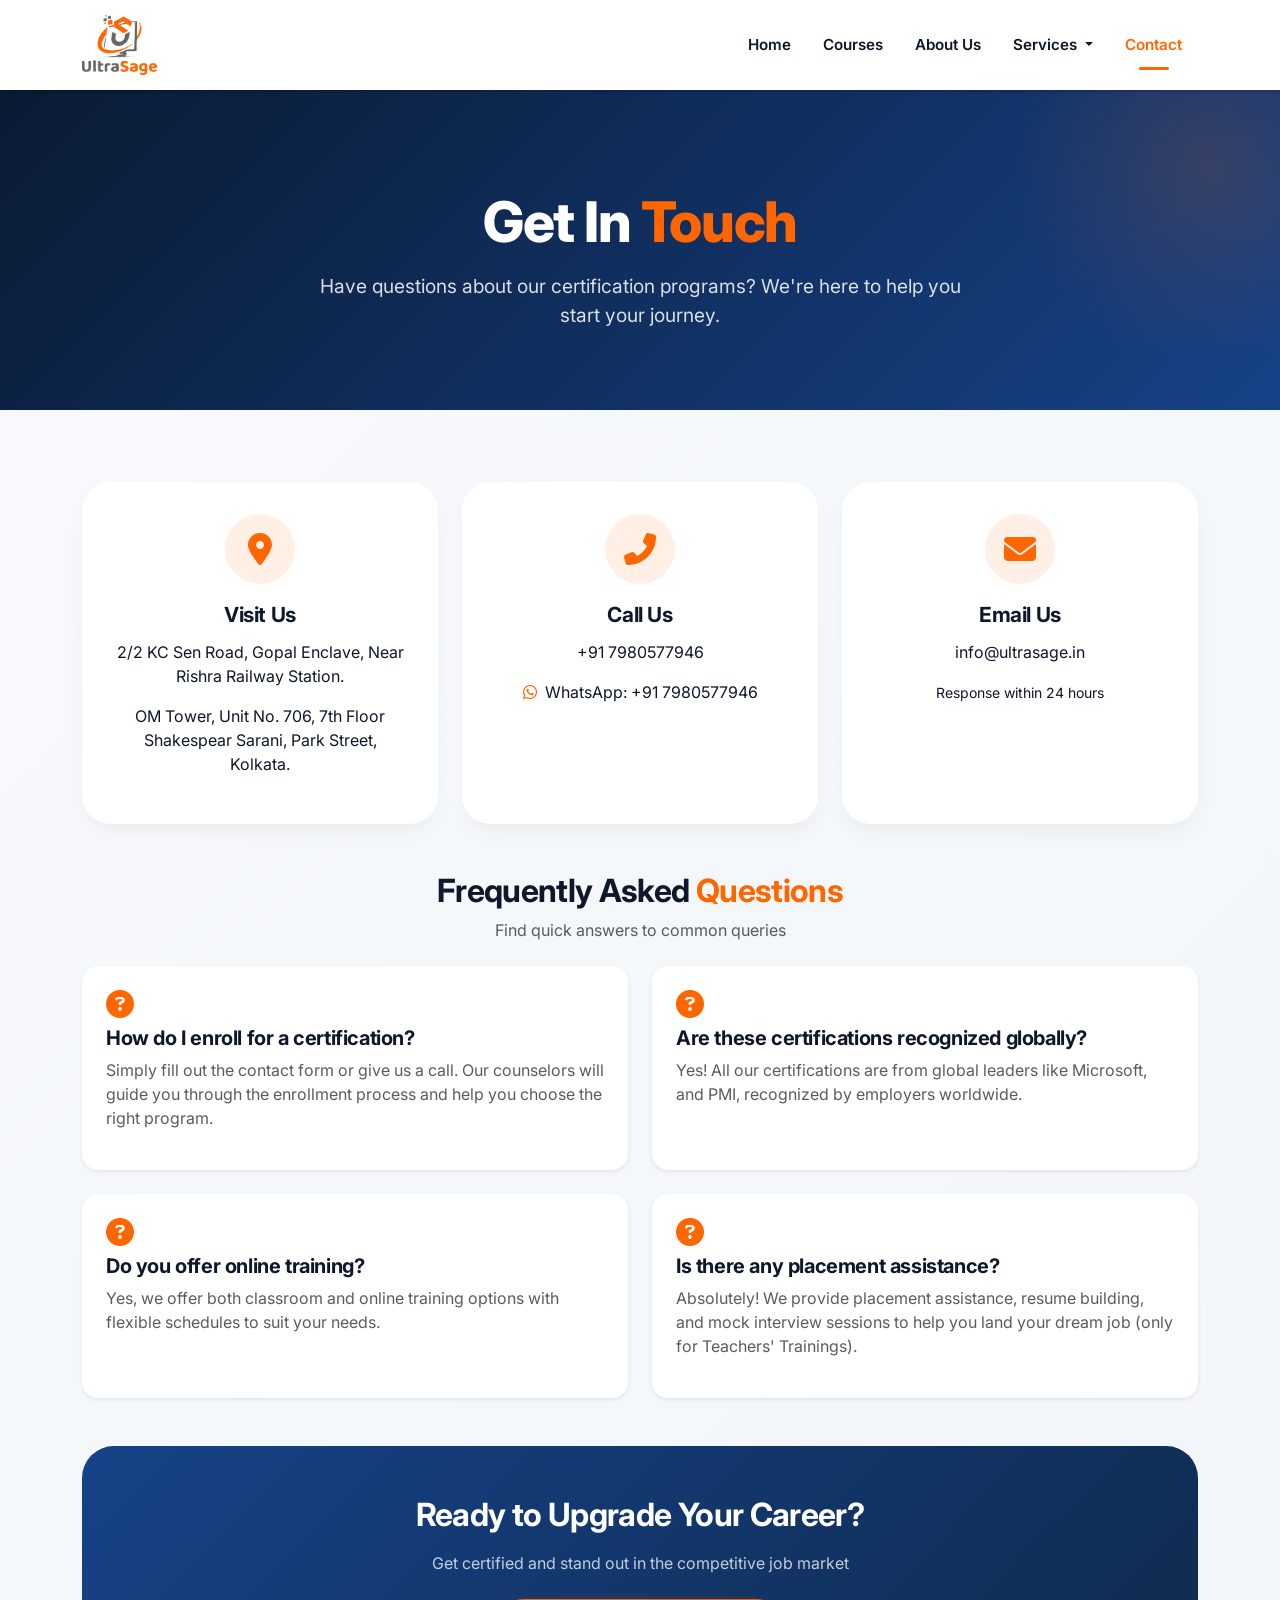
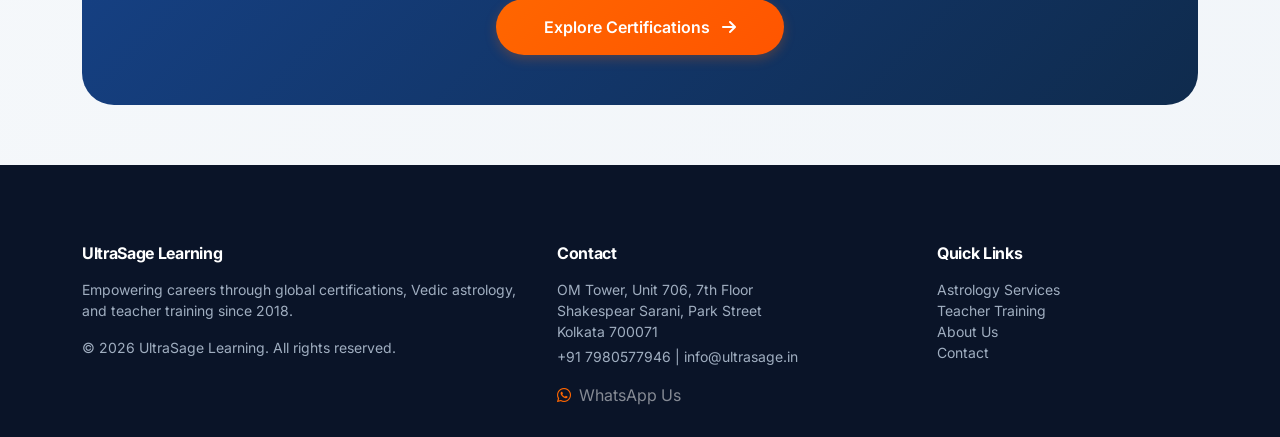
<file: contact.html>
<!DOCTYPE html>
<html lang="en">

<head>
  <meta charset="UTF-8">
  <meta name="viewport" content="width=device-width, initial-scale=1.0">
  <title>UltraSage | Contact us</title>
  <link href="https://cdn.jsdelivr.net/npm/bootstrap@5.3.0-alpha2/dist/css/bootstrap.min.css" rel="stylesheet">
  <link rel="stylesheet" href="https://cdnjs.cloudflare.com/ajax/libs/font-awesome/6.3.0/css/all.min.css">
  <link href="https://fonts.googleapis.com/css2?family=Inter:opsz,wght@14..32,300;400;500;600;700;800&display=swap"
    rel="stylesheet">
  <link rel="stylesheet" href="css/style.css">
</head>

<body>

  <!-- Navigation -->
<header>
  <nav class="navbar navbar-expand-lg navbar-modern fixed-top">
    <div class="container">
      <a class="navbar-brand" href="index.html"><img src="images/logo.png" alt="" class="mainlogo"></a>
      <button class="navbar-toggler" type="button" data-bs-toggle="collapse" data-bs-target="#navbarMain">
        <span class="navbar-toggler-icon bg-white rounded"></span>
      </button>
      <div class="collapse navbar-collapse" id="navbarMain">
        <ul class="navbar-nav ms-auto mb-2 mb-lg-0">
          <li class="nav-item"><a class="nav-link" href="index.html">Home</a></li>
          <li class="nav-item"><a class="nav-link" href="courses.html">Courses</a></li>
          <li class="nav-item"><a class="nav-link" href="about.html">About Us</a></li>
          <li class="nav-item dropdown">
            <a class="nav-link dropdown-toggle" href="#" id="servicesDropdown" role="button" data-bs-toggle="dropdown" aria-expanded="false">
              Services
            </a>
            <ul class="dropdown-menu" aria-labelledby="servicesDropdown">
              <!-- <li><a class="dropdown-item" href="certification.html">Certifications</a></li> -->
              <li><a class="dropdown-item" href="astrology.html">Astrology</a></li>
              <li><a class="dropdown-item" href="teacher-training.html">Teacher Training</a></li>
            </ul>
          </li>
          <li class="nav-item"><a class="nav-link active" href="contact.html">Contact</a></li>
        </ul>
      </div>
    </div>
  </nav>
</header>

  <!-- Page Hero -->
  <section class="page-hero">
    <div class="container">
      <h1>Get In <span class="text-orange">Touch</span></h1>
      <p>Have questions about our certification programs? We're here to help you start your journey.</p>
    </div>
  </section>

  <!-- Contact Info Cards -->
  <section class="container mt-5 pt-4">
    <div class="row g-4">
      <div class="col-md-4">
        <div class="contact-card">
          <div class="contact-icon">
            <i class="fas fa-map-marker-alt"></i>
          </div>
          <h4>Visit Us</h4>
          <p>2/2 KC Sen Road, Gopal Enclave, Near Rishra Railway Station.</p>
          <p>OM Tower, Unit No. 706, 7th Floor Shakespear Sarani, Park Street, Kolkata.</p>
        </div>
      </div>
      <div class="col-md-4">
        <div class="contact-card">
          <div class="contact-icon">
            <i class="fas fa-phone-alt"></i>
          </div>
          <h4>Call Us</h4>
          <p>+91 7980577946</p>
          <p class="mt-2"><i class="fab fa-whatsapp text-orange me-1"></i> WhatsApp: +91 7980577946</p>
        </div>
      </div>
      <div class="col-md-4">
        <div class="contact-card">
          <div class="contact-icon">
            <i class="fas fa-envelope"></i>
          </div>
          <h4>Email Us</h4>
          <p>info@ultrasage.in</p>
          <p class="mt-2"><small>Response within 24 hours</small></p>
        </div>
      </div>
    </div>
  </section>

  <!-- Contact Form & Map Section -->
  <!-- <section class="container my-5 py-4">
    <div class="row g-5">
      <div class="col-lg-7">
        <div class="form-container">
          <h3><i class="fas fa-pen-alt text-orange me-2"></i> Send us a Message</h3>
          <p class="text-muted mb-4">Fill out the form below and our team will get back to you within 24 hours.</p>

          <form id="contactForm" onsubmit="handleSubmit(event)">
            <div class="row g-3">
              <div class="col-md-6">
                <label class="form-label fw-semibold">Full Name *</label>
                <input type="text" class="form-control" id="fullName" required placeholder="John Doe">
              </div>
              <div class="col-md-6">
                <label class="form-label fw-semibold">Email Address *</label>
                <input type="email" class="form-control" id="email" required placeholder="john@example.com">
              </div>
              <div class="col-md-6">
                <label class="form-label fw-semibold">Phone Number</label>
                <input type="tel" class="form-control" id="phone" placeholder="+91 XXXXXXXXXX">
              </div>
              <div class="col-md-6">
                <label class="form-label fw-semibold">Subject *</label>
                <input type="text" class="form-control" id="subject" required placeholder="Subject">
              </div>
              <div class="col-12">
                <label class="form-label fw-semibold">Message *</label>
                <textarea class="form-control" id="message" rows="4" required
                  placeholder="Tell us about your goals, questions, or any specific requirements..."></textarea>
              </div>
              <div class="col-12">
                <button type="submit" class="btn-submit">
                  <i class="fas fa-paper-plane me-2"></i> Send Message
                </button>
              </div>
            </div>
          </form>

          <div id="successAlert" class="alert alert-success mt-4" style="display: none; border-radius: 16px;">
            <i class="fas fa-check-circle me-2"></i> Thank you for reaching out! Our team will contact you shortly.
          </div>
        </div>
      </div>

      <div class="col-lg-5">
        <div class="map-placeholder mb-4">
          <i class="fas fa-map"></i>
          <div class="map-overlay">
            <i class="fas fa-location-dot text-orange me-1"></i> Park Street, Kolkata
          </div>
        </div>

        <div class="bg-white rounded-4 p-4 shadow-sm">
          <h4 class="fw-bold mb-3"><i class="fas fa-clock text-orange me-2"></i> Office Hours</h4>
          <div class="d-flex justify-content-between py-2 border-bottom">
            <span>Monday - Friday</span>
            <span class="fw-semibold">10:00 AM - 7:00 PM</span>
          </div>
          <div class="d-flex justify-content-between py-2 border-bottom">
            <span>Saturday</span>
            <span class="fw-semibold">10:00 AM - 4:00 PM</span>
          </div>
          <div class="d-flex justify-content-between py-2">
            <span>Sunday</span>
            <span class="fw-semibold">Closed</span>
          </div>
          <hr>
          <div class="mt-3">
            <h5 class="fw-semibold"><i class="fas fa-hashtag text-orange me-2"></i> Quick Connect</h5>
            <a href="https://wa.link/y7tf9x" class="btn btn-outline-orange w-100 mt-2" target="_blank">
              <i class="fab fa-whatsapp me-2"></i> Chat on WhatsApp
            </a>
          </div>
        </div>
      </div>
    </div>
  </section> -->

  <!-- FAQ Section -->
  <section class="container my-5">
    <div class="text-center mb-4">
      <h2 class="fw-bold">Frequently Asked <span class="text-orange">Questions</span></h2>
      <p class="text-muted">Find quick answers to common queries</p>
    </div>
    <div class="row g-4">
      <div class="col-md-6">
        <div class="bg-white rounded-4 p-4 shadow-sm h-100">
          <i class="fas fa-question-circle text-orange mb-2 fs-3"></i>
          <h5>How do I enroll for a certification?</h5>
          <p class="text-muted">Simply fill out the contact form or give us a call. Our counselors will guide you
            through the enrollment process and help you choose the right program.</p>
        </div>
      </div>
      <div class="col-md-6">
        <div class="bg-white rounded-4 p-4 shadow-sm h-100">
          <i class="fas fa-question-circle text-orange mb-2 fs-3"></i>
          <h5>Are these certifications recognized globally?</h5>
          <p class="text-muted">Yes! All our certifications are from global leaders like Microsoft,
            and PMI, recognized by employers worldwide.</p>
        </div>
      </div>
      <div class="col-md-6">
        <div class="bg-white rounded-4 p-4 shadow-sm h-100">
          <i class="fas fa-question-circle text-orange mb-2 fs-3"></i>
          <h5>Do you offer online training?</h5>
          <p class="text-muted">Yes, we offer both classroom and online training options with flexible schedules to suit
            your needs.</p>
        </div>
      </div>
      <div class="col-md-6">
        <div class="bg-white rounded-4 p-4 shadow-sm h-100">
          <i class="fas fa-question-circle text-orange mb-2 fs-3"></i>
          <h5>Is there any placement assistance?</h5>
          <p class="text-muted">Absolutely! We provide placement assistance, resume building, and mock interview
            sessions to help you land your dream job (only for Teachers' Trainings).</p>
        </div>
      </div>
    </div>
  </section>

  <!-- CTA Section -->
  <section class="container my-5">
    <div
      style="background: linear-gradient(135deg, var(--dark-blue) 0%, #0f2b4d 100%); border-radius: 32px; padding: 50px 30px; text-align: center; color: white;">
      <h2 class="fw-bold mb-3">Ready to Upgrade Your Career?</h2>
      <p class="mb-4 opacity-75">Get certified and stand out in the competitive job market</p>
      <a href="certification.html" class="btn-orange px-5 py-3">Explore Certifications <i
          class="fas fa-arrow-right ms-2"></i></a>
    </div>
  </section>

  <!-- Footer -->
<footer class="footer-modern">
  <div class="container">
    <div class="row">
      <div class="col-md-5">
        <h6>UltraSage Learning</h6>
        <p class="small">Empowering careers through global certifications, Vedic astrology, and teacher training since 2018.</p>
        <p class="small mb-0">&copy; 2026 UltraSage Learning. All rights reserved.</p>
      </div>
      <div class="col-md-4">
        <h6>Contact</h6>
        <p class="small mb-1">OM Tower, Unit 706, 7th Floor<br>Shakespear Sarani, Park Street<br>Kolkata 700071</p>
        <p class="small">+91 7980577946 | info@ultrasage.in</p>
        <a href="https://wa.link/y7tf9x" class="text-white-50 text-decoration-none"><i class="fab fa-whatsapp text-orange me-1"></i> WhatsApp Us</a>
      </div>
      <div class="col-md-3">
        <h6>Quick Links</h6>
        <ul class="list-unstyled small">
          <li><a href="astrology.html">Astrology Services</a></li>
          <li><a href="teacher-training.html">Teacher Training</a></li>
          <li><a href="about.html">About Us</a></li>
          <li><a href="contact.html">Contact</a></li>
        </ul>
      </div>
    </div>
  </div>
</footer>

  <script src="https://cdn.jsdelivr.net/npm/bootstrap@5.3.0-alpha2/dist/js/bootstrap.bundle.min.js"></script>
  <script>
    function handleSubmit(event) {
      event.preventDefault();

      // Get form values
      const name = document.getElementById('fullName').value;
      const email = document.getElementById('email').value;
      const certification = document.getElementById('certification').value;

      // Simple validation
      if (!name || !email) {
        alert('Please fill in all required fields.');
        return;
      }

      // Show success message
      const successAlert = document.getElementById('successAlert');
      successAlert.style.display = 'block';

      // Reset form
      document.getElementById('contactForm').reset();

      // Scroll to success message
      successAlert.scrollIntoView({ behavior: 'smooth', block: 'center' });

      // Hide success message after 5 seconds
      setTimeout(() => {
        successAlert.style.display = 'none';
      }, 5000);
    }
  </script>
</body>

</html>
</file>
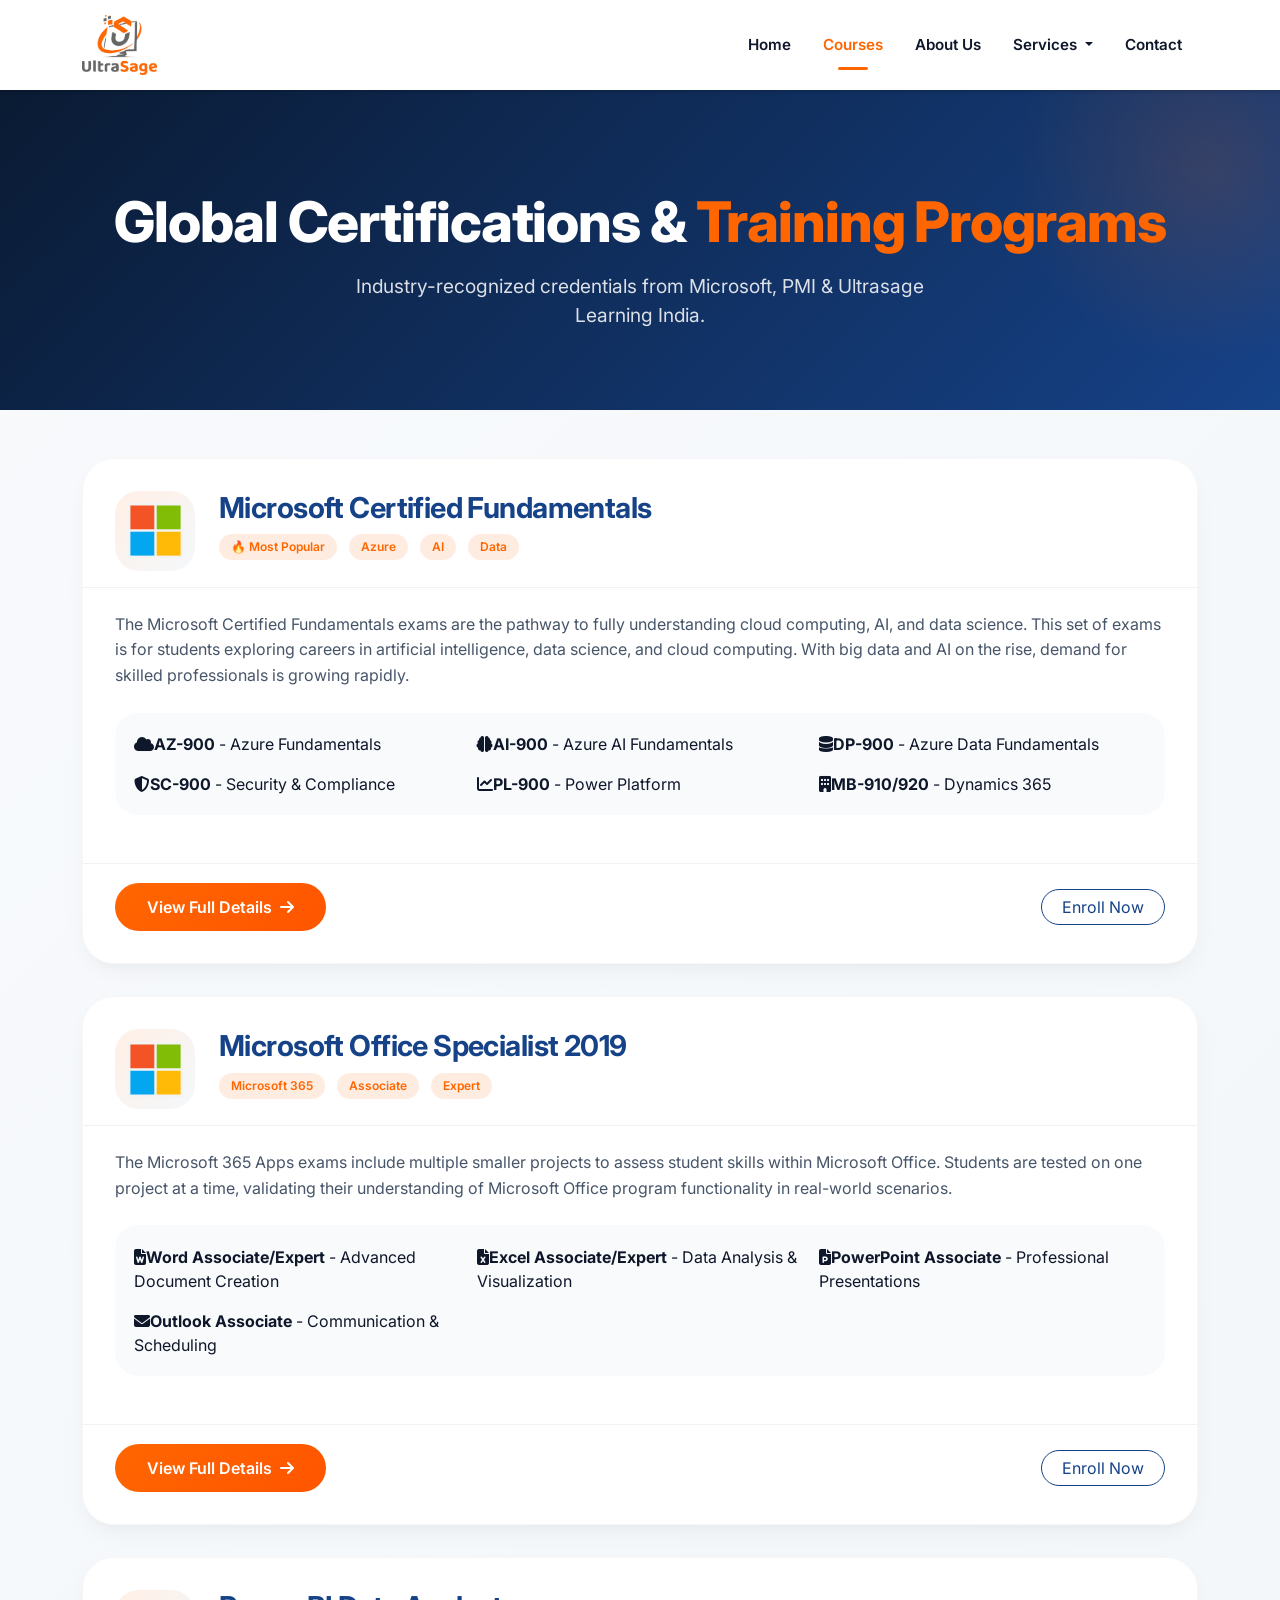
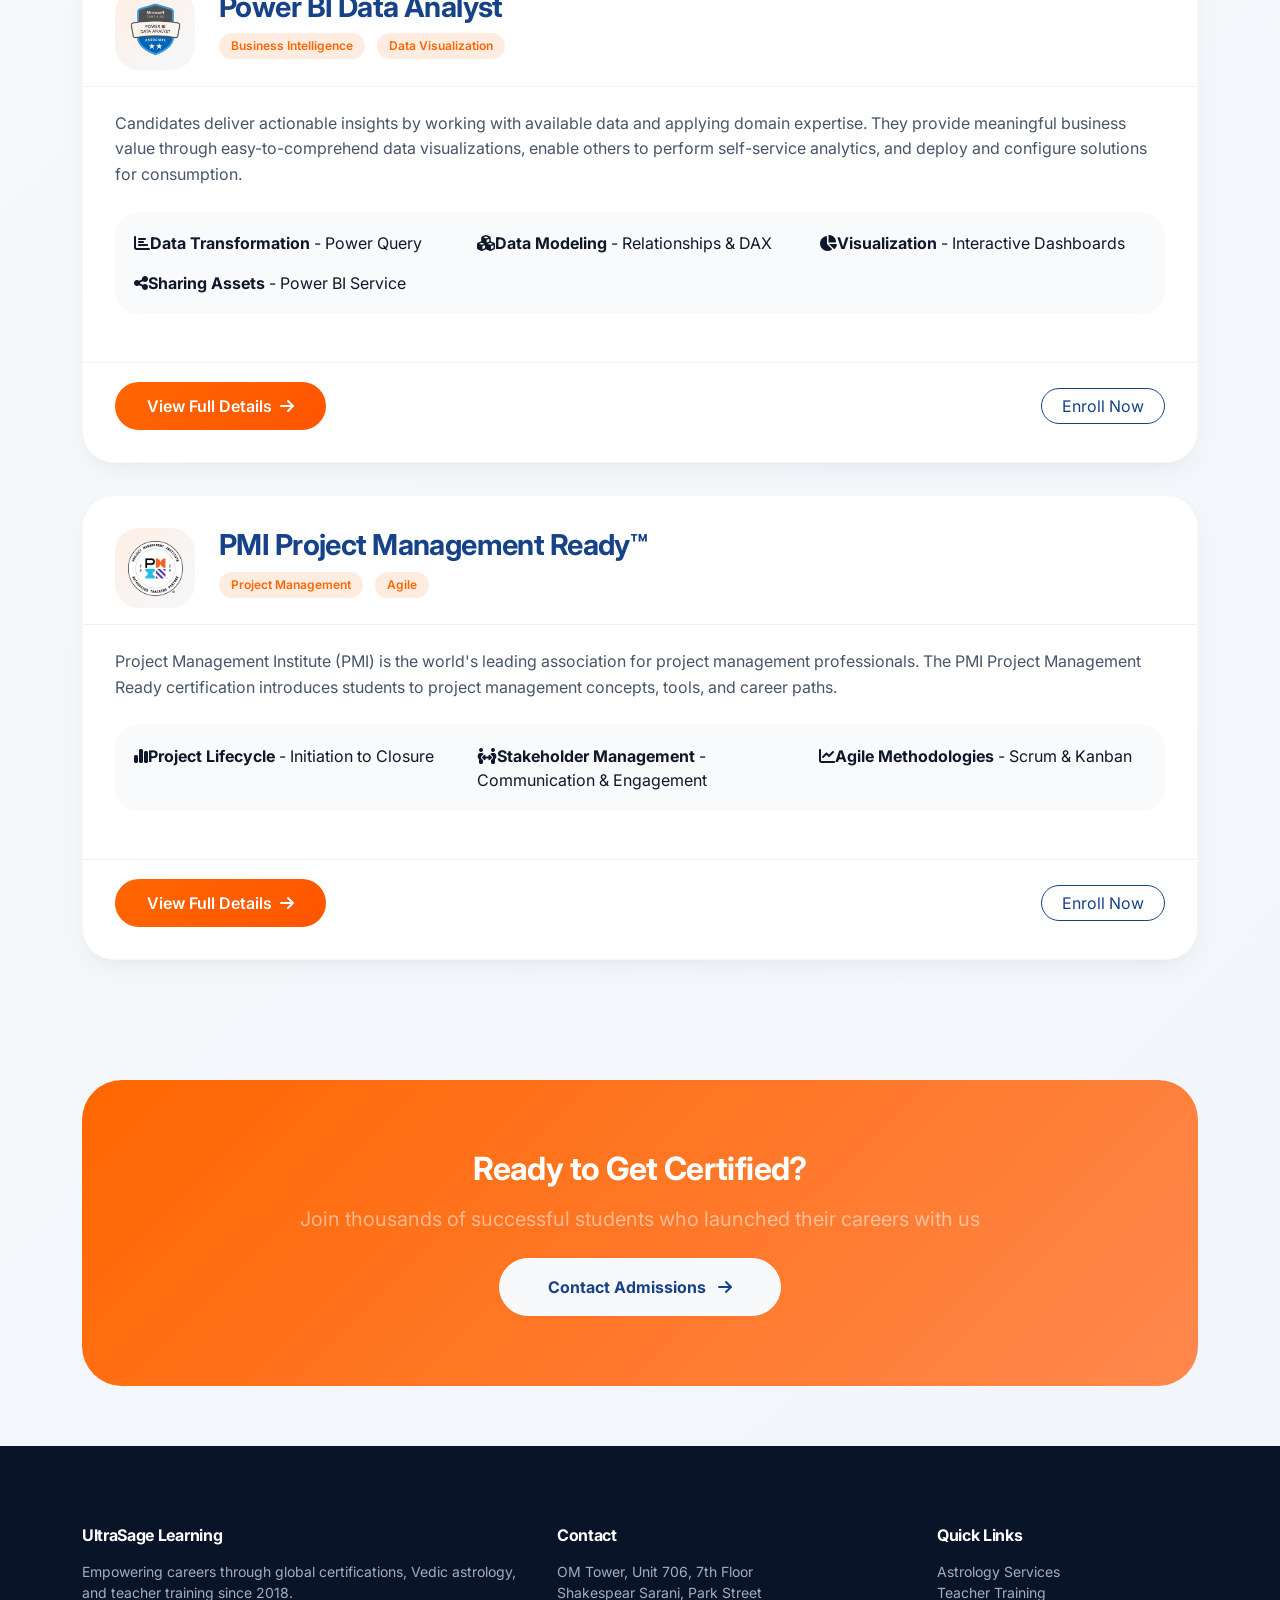
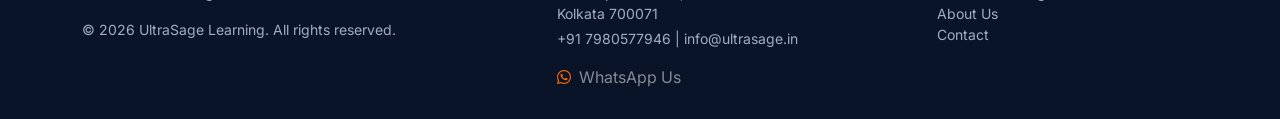
<file: courses.html>
<!DOCTYPE html>
<html lang="en">

<head>
    <meta charset="UTF-8">
    <meta name="viewport" content="width=device-width, initial-scale=1.0">
    <title>UltraSage | Courses</title>
    <link href="https://cdn.jsdelivr.net/npm/bootstrap@5.3.0-alpha2/dist/css/bootstrap.min.css" rel="stylesheet">
    <link rel="stylesheet" href="https://cdnjs.cloudflare.com/ajax/libs/font-awesome/6.3.0/css/all.min.css">
    <link href="https://fonts.googleapis.com/css2?family=Inter:opsz,wght@14..32,300;400;500;600;700;800&display=swap"
        rel="stylesheet">
    <link rel="stylesheet" href="css/style.css">
</head>

<body>

    <!-- Navigation -->
    <header>
        <nav class="navbar navbar-expand-lg navbar-modern fixed-top">
            <div class="container">
                <a class="navbar-brand" href="index.html"><img src="images/logo.png" alt="" class="mainlogo"></a>
                <button class="navbar-toggler" type="button" data-bs-toggle="collapse" data-bs-target="#navbarMain">
                    <span class="navbar-toggler-icon bg-white rounded"></span>
                </button>
                <div class="collapse navbar-collapse" id="navbarMain">
                    <ul class="navbar-nav ms-auto mb-2 mb-lg-0">
                        <li class="nav-item"><a class="nav-link" href="index.html">Home</a></li>
                        <li class="nav-item"><a class="nav-link active" href="courses.html">Courses</a></li>
                        <li class="nav-item"><a class="nav-link" href="about.html">About Us</a></li>
                        <li class="nav-item dropdown">
                            <a class="nav-link dropdown-toggle" href="#" id="servicesDropdown" role="button"
                                data-bs-toggle="dropdown" aria-expanded="false">
                                Services
                            </a>
                            <ul class="dropdown-menu" aria-labelledby="servicesDropdown">
                                <!-- <li><a class="dropdown-item" href="certification.html">Certifications</a></li> -->
                                <li><a class="dropdown-item" href="astrology.html">Astrology</a></li>
                                <li><a class="dropdown-item" href="teacher-training.html">Teacher Training</a></li>
                            </ul>
                        </li>
                        <li class="nav-item"><a class="nav-link" href="contact.html">Contact</a></li>
                    </ul>
                </div>
            </div>
        </nav>
    </header>

    <!-- Hero Section -->
    <section class="page-hero">
        <div class="container">
            <h1>Global Certifications & <span class="text-orange">Training Programs</span></h1>
            <p>Industry-recognized credentials from Microsoft, PMI & Ultrasage Learning India.</p>
        </div>
    </section>

    <!-- Certifications List -->
    <section class="container py-5">

        <!-- Microsoft Certified Fundamentals -->
        <div class="cert-card" id="ms-fundamentals">
            <div class="cert-card-header">
                <div class="cert-icon">
                    <img src="images/Microsoft_logo.svg" alt="Microsoft">
                </div>
                <div class="cert-title-section">
                    <h2>Microsoft Certified Fundamentals</h2>
                    <div>
                        <span class="cert-badge">🔥 Most Popular</span>
                        <span class="cert-badge">Azure</span>
                        <span class="cert-badge">AI</span>
                        <span class="cert-badge">Data</span>
                    </div>
                </div>
            </div>
            <div class="cert-body">
                <p class="cert-description">The Microsoft Certified Fundamentals exams are the pathway to fully
                    understanding cloud computing, AI, and data science. This set of exams is for students exploring
                    careers in artificial intelligence, data science, and cloud computing. With big data and AI on the
                    rise, demand for skilled professionals is growing rapidly.</p>
                <div class="cert-details-grid">
                    <div class="detail-item"><i class="fas fa-cloud"></i><span><strong>AZ-900</strong> - Azure
                            Fundamentals</span></div>
                    <div class="detail-item"><i class="fas fa-brain"></i><span><strong>AI-900</strong> - Azure AI
                            Fundamentals</span></div>
                    <div class="detail-item"><i class="fas fa-database"></i><span><strong>DP-900</strong> - Azure Data
                            Fundamentals</span></div>
                    <div class="detail-item"><i class="fas fa-shield-alt"></i><span><strong>SC-900</strong> - Security &
                            Compliance</span></div>
                    <div class="detail-item"><i class="fas fa-chart-line"></i><span><strong>PL-900</strong> - Power
                            Platform</span></div>
                    <div class="detail-item"><i class="fas fa-building"></i><span><strong>MB-910/920</strong> - Dynamics
                            365</span></div>
                </div>
            </div>
            <div class="cert-footer">
                <a href="cert-detail.html?id=microsoft-fundamentals" class="btn-detail">View Full Details <i
                        class="fas fa-arrow-right"></i></a>
                <a href="contact.html" class="btn-outline-cert">Enroll Now</a>
            </div>
        </div>

        <!-- MOS 2019 / Microsoft 365 -->
        <div class="cert-card" id="mos2019">
            <div class="cert-card-header">
                <div class="cert-icon">
                    <img src="images/Microsoft_logo.svg" alt="Microsoft 365">
                </div>
                <div class="cert-title-section">
                    <h2>Microsoft Office Specialist 2019</h2>
                    <div>
                        <span class="cert-badge">Microsoft 365</span>
                        <span class="cert-badge">Associate</span>
                        <span class="cert-badge">Expert</span>
                    </div>
                </div>
            </div>
            <div class="cert-body">
                <p class="cert-description">The Microsoft 365 Apps exams include multiple smaller projects to assess
                    student skills within Microsoft Office. Students are tested on one project at a time, validating
                    their understanding of Microsoft Office program functionality in real-world scenarios.</p>
                <div class="cert-details-grid">
                    <div class="detail-item"><i class="fas fa-file-word"></i><span><strong>Word
                                Associate/Expert</strong> - Advanced Document Creation</span></div>
                    <div class="detail-item"><i class="fas fa-file-excel"></i><span><strong>Excel
                                Associate/Expert</strong> - Data Analysis & Visualization</span></div>
                    <div class="detail-item"><i class="fas fa-file-powerpoint"></i><span><strong>PowerPoint
                                Associate</strong> - Professional Presentations</span></div>
                    <div class="detail-item"><i class="fas fa-envelope"></i><span><strong>Outlook Associate</strong> -
                            Communication & Scheduling</span></div>
                </div>
            </div>
            <div class="cert-footer">
                <a href="cert-detail.html?id=mos2019" class="btn-detail">View Full Details <i
                        class="fas fa-arrow-right"></i></a>
                <a href="contact.html" class="btn-outline-cert">Enroll Now</a>
            </div>
        </div>
        <!-- Power BI -->
        <div class="cert-card" id="powerbi">
            <div class="cert-card-header">
                <div class="cert-icon">
                    <img src="images/pbi-logo.webp" alt="Power BI">
                </div>
                <div class="cert-title-section">
                    <h2>Power BI Data Analyst</h2>
                    <div>
                        <span class="cert-badge">Business Intelligence</span>
                        <span class="cert-badge">Data Visualization</span>
                    </div>
                </div>
            </div>
            <div class="cert-body">
                <p class="cert-description">Candidates deliver actionable insights by working with available data and
                    applying domain expertise. They provide meaningful business value through easy-to-comprehend data
                    visualizations, enable others to perform self-service analytics, and deploy and configure solutions
                    for consumption.</p>
                <div class="cert-details-grid">
                    <div class="detail-item"><i class="fas fa-chart-bar"></i><span><strong>Data Transformation</strong>
                            - Power Query</span></div>
                    <div class="detail-item"><i class="fas fa-cubes"></i><span><strong>Data Modeling</strong> -
                            Relationships & DAX</span></div>
                    <div class="detail-item"><i class="fas fa-chart-pie"></i><span><strong>Visualization</strong> -
                            Interactive Dashboards</span></div>
                    <div class="detail-item"><i class="fas fa-share-alt"></i><span><strong>Sharing Assets</strong> -
                            Power BI Service</span></div>
                </div>
            </div>
            <div class="cert-footer">
                <a href="cert-detail.html?id=powerbi" class="btn-detail">View Full Details <i
                        class="fas fa-arrow-right"></i></a>
                <a href="contact.html" class="btn-outline-cert">Enroll Now</a>
            </div>
        </div>

        <!-- PMI Project Management Ready -->
        <div class="cert-card" id="pmi">
            <div class="cert-card-header">
                <div class="cert-icon">
                    <img src="images/pmi-logo.png" alt="PMI"
                        onerror="this.src='https://upload.wikimedia.org/wikipedia/commons/thumb/6/6e/PMI_logo.svg/1200px-PMI_logo.svg.png'">
                </div>
                <div class="cert-title-section">
                    <h2>PMI Project Management Ready™</h2>
                    <div>
                        <span class="cert-badge">Project Management</span>
                        <span class="cert-badge">Agile</span>
                    </div>
                </div>
            </div>
            <div class="cert-body">
                <p class="cert-description">Project Management Institute (PMI) is the world's leading association for
                    project management professionals. The PMI Project Management Ready certification introduces students
                    to project management concepts, tools, and career paths.</p>
                <div class="cert-details-grid">
                    <div class="detail-item"><i class="fas fa-chart-simple"></i><span><strong>Project Lifecycle</strong>
                            - Initiation to Closure</span></div>
                    <div class="detail-item"><i class="fas fa-people-arrows"></i><span><strong>Stakeholder
                                Management</strong> - Communication & Engagement</span></div>
                    <div class="detail-item"><i class="fas fa-chart-line"></i><span><strong>Agile Methodologies</strong>
                            - Scrum & Kanban</span></div>
                </div>
            </div>
            <div class="cert-footer">
                <a href="cert-detail.html?id=pmi" class="btn-detail">View Full Details <i
                        class="fas fa-arrow-right"></i></a>
                <a href="contact.html" class="btn-outline-cert">Enroll Now</a>
            </div>
        </div>
    </section>

    <!-- CTA Section -->
    <section class="container">
        <div class="cta-section text-center">
            <h2 class="text-white fw-bold mb-3">Ready to Get Certified?</h2>
            <p class="text-white-50 mb-4 fs-5">Join thousands of successful students who launched their careers with us
            </p>
            <a href="contact.html" class="btn btn-light rounded-pill px-5 py-3 fw-bold"
                style="color: var(--dark-blue);">Contact Admissions <i class="fas fa-arrow-right ms-2"></i></a>
        </div>
    </section>

    <!-- Footer -->
    <footer class="footer-modern">
        <div class="container">
            <div class="row">
                <div class="col-md-5">
                    <h6>UltraSage Learning</h6>
                    <p class="small">Empowering careers through global certifications, Vedic astrology, and teacher
                        training since 2018.</p>
                    <p class="small mb-0">&copy; 2026 UltraSage Learning. All rights reserved.</p>
                </div>
                <div class="col-md-4">
                    <h6>Contact</h6>
                    <p class="small mb-1">OM Tower, Unit 706, 7th Floor<br>Shakespear Sarani, Park Street<br>Kolkata
                        700071</p>
                    <p class="small">+91 7980577946 | info@ultrasage.in</p>
                    <a href="https://wa.link/y7tf9x" class="text-white-50 text-decoration-none"><i
                            class="fab fa-whatsapp text-orange me-1"></i> WhatsApp Us</a>
                </div>
                <div class="col-md-3">
                    <h6>Quick Links</h6>
                    <ul class="list-unstyled small">
                        <li><a href="astrology.html">Astrology Services</a></li>
                        <li><a href="teacher-training.html">Teacher Training</a></li>
                        <li><a href="about.html">About Us</a></li>
                        <li><a href="contact.html">Contact</a></li>
                    </ul>
                </div>
            </div>
        </div>
    </footer>

    <script src="https://cdn.jsdelivr.net/npm/bootstrap@5.3.0-alpha2/dist/js/bootstrap.bundle.min.js"></script>
</body>

</html>
</file>
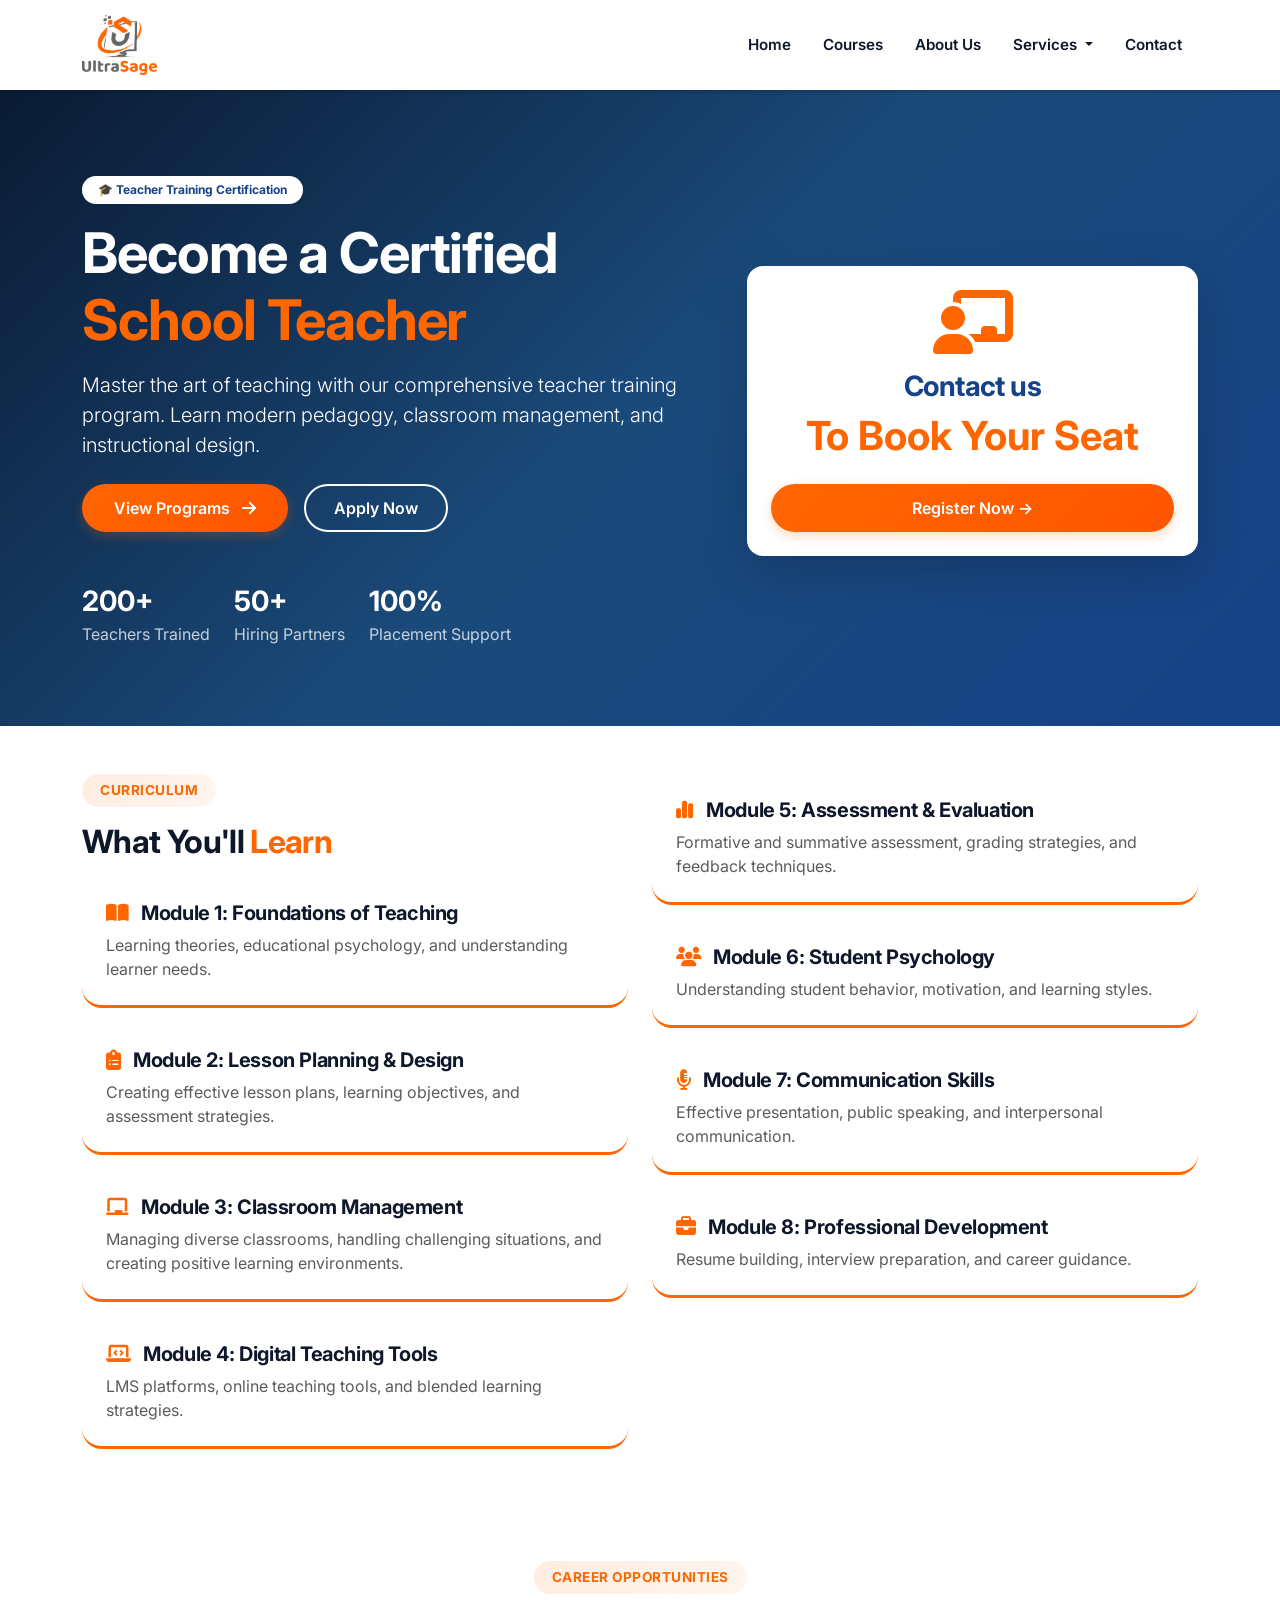
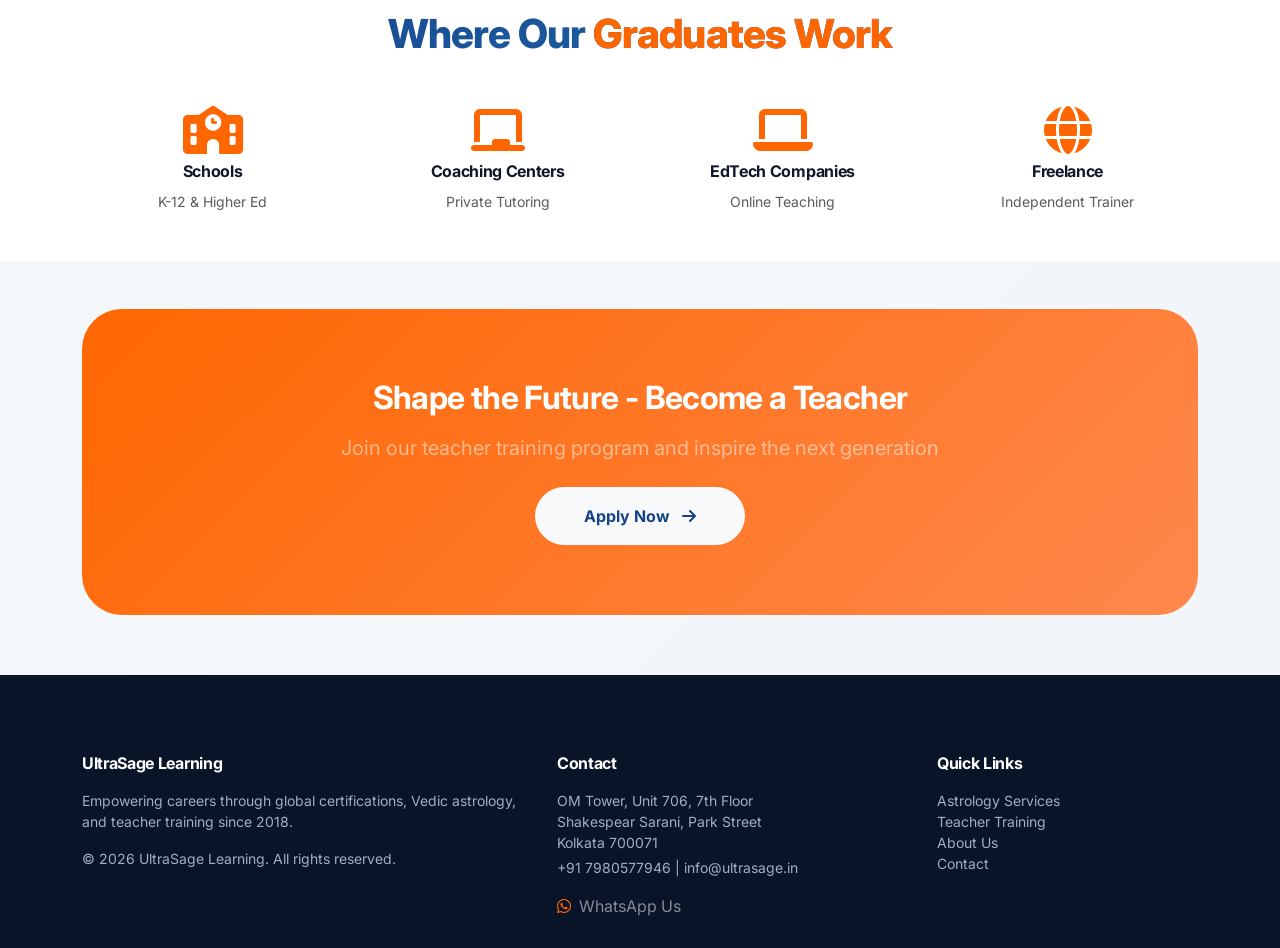
<file: teacher-training.html>
<!DOCTYPE html>
<html lang="en">
<head>
  <meta charset="UTF-8">
  <meta name="viewport" content="width=device-width, initial-scale=1.0">
  <title>UltraSage | Teacher Training</title>
  <link href="https://cdn.jsdelivr.net/npm/bootstrap@5.3.0-alpha2/dist/css/bootstrap.min.css" rel="stylesheet">
  <link rel="stylesheet" href="https://cdnjs.cloudflare.com/ajax/libs/font-awesome/6.3.0/css/all.min.css">
  <link href="https://fonts.googleapis.com/css2?family=Inter:opsz,wght@14..32,300;400;500;600;700;800&display=swap" rel="stylesheet">
  <link rel="stylesheet" href="css/style.css">
</head>
<body>

<!-- Navigation -->
<header>
  <nav class="navbar navbar-expand-lg navbar-modern fixed-top">
    <div class="container">
      <a class="navbar-brand" href="index.html"><img src="images/logo.png" alt="" class="mainlogo"></a>
      <button class="navbar-toggler" type="button" data-bs-toggle="collapse" data-bs-target="#navbarMain">
        <span class="navbar-toggler-icon bg-white rounded"></span>
      </button>
      <div class="collapse navbar-collapse" id="navbarMain">
        <ul class="navbar-nav ms-auto mb-2 mb-lg-0">
          <li class="nav-item"><a class="nav-link" href="index.html">Home</a></li>
          <li class="nav-item"><a class="nav-link" href="courses.html">Courses</a></li>
          <li class="nav-item"><a class="nav-link" href="about.html">About Us</a></li>
          <li class="nav-item dropdown">
            <a class="nav-link dropdown-toggle" href="#" id="servicesDropdown" role="button" data-bs-toggle="dropdown" aria-expanded="false">
              Services
            </a>
            <ul class="dropdown-menu" aria-labelledby="servicesDropdown">
              <!-- <li><a class="dropdown-item" href="certification.html">Certifications</a></li> -->
              <li><a class="dropdown-item" href="astrology.html">Astrology</a></li>
              <li><a class="dropdown-item" href="teacher-training.html">Teacher Training</a></li>
            </ul>
          </li>
          <li class="nav-item"><a class="nav-link" href="contact.html">Contact</a></li>
        </ul>
      </div>
    </div>
  </nav>
</header>

<!-- Hero Section -->
<section class="training-hero" style="margin-top: 76px; padding: 100px 0 80px; color: white;">
  <div class="container">
    <div class="row align-items-center">
      <div class="col-lg-7">
        <span class="badge bg-white text-dark-blue mb-3 py-2 px-3 rounded-pill">🎓 Teacher Training Certification</span>
        <h1 class="fw-bold display-4">Become a Certified <span class="text-orange">School Teacher</span></h1>
        <p class="lead mt-3 opacity-90">Master the art of teaching with our comprehensive teacher training program. Learn modern pedagogy, classroom management, and instructional design.</p>
        <div class="d-flex gap-3 mt-4 flex-wrap">
          <a href="#levels" class="btn-orange">View Programs <i class="fas fa-arrow-right ms-2"></i></a>
          <a href="contact.html" class="btn-outline-white">Apply Now</a>
        </div>
        <div class="d-flex gap-4 mt-5">
          <div><span class="fw-bold fs-3">200+</span><br><span class="opacity-75">Teachers Trained</span></div>
          <div><span class="fw-bold fs-3">50+</span><br><span class="opacity-75">Hiring Partners</span></div>
          <div><span class="fw-bold fs-3">100%</span><br><span class="opacity-75">Placement Support</span></div>
        </div>
      </div>
      <div class="col-lg-5 mt-4 mt-lg-0">
        <div class="bg-white p-4 rounded-4 shadow-lg text-center">
          <i class="fas fa-chalkboard-user fa-4x text-orange mb-3"></i>
          <h3 class="text-dark-blue">Contact us</h3>
          <div class="display-6 fw-bold text-orange mb-4">To Book Your Seat</div>
          <a href="contact.html" class="btn-orange w-100">Register Now →</a>
        </div>
      </div>
    </div>
  </div>
</section>

<!-- Curriculum -->
<section class="bg-white py-5">
  <div class="container">
    <div class="row">
      <div class="col-lg-6">
        <span class="section-badge">CURRICULUM</span>
        <h2 class="fw-bold mb-3">What You'll <span class="text-orange">Learn</span></h2>
        <div class="module-card">
          <h5><i class="fas fa-book-open text-orange me-2"></i> Module 1: Foundations of Teaching</h5>
          <p class="text-muted mb-0">Learning theories, educational psychology, and understanding learner needs.</p>
        </div>
        <div class="module-card">
          <h5><i class="fas fa-clipboard-list text-orange me-2"></i> Module 2: Lesson Planning & Design</h5>
          <p class="text-muted mb-0">Creating effective lesson plans, learning objectives, and assessment strategies.</p>
        </div>
        <div class="module-card">
          <h5><i class="fas fa-chalkboard text-orange me-2"></i> Module 3: Classroom Management</h5>
          <p class="text-muted mb-0">Managing diverse classrooms, handling challenging situations, and creating positive learning environments.</p>
        </div>
        <div class="module-card">
          <h5><i class="fas fa-laptop-code text-orange me-2"></i> Module 4: Digital Teaching Tools</h5>
          <p class="text-muted mb-0">LMS platforms, online teaching tools, and blended learning strategies.</p>
        </div>
      </div>
      <div class="col-lg-6">
        <div class="module-card">
          <h5><i class="fas fa-chart-simple text-orange me-2"></i> Module 5: Assessment & Evaluation</h5>
          <p class="text-muted mb-0">Formative and summative assessment, grading strategies, and feedback techniques.</p>
        </div>
        <div class="module-card">
          <h5><i class="fas fa-users text-orange me-2"></i> Module 6: Student Psychology</h5>
          <p class="text-muted mb-0">Understanding student behavior, motivation, and learning styles.</p>
        </div>
        <div class="module-card">
          <h5><i class="fas fa-microphone-alt text-orange me-2"></i> Module 7: Communication Skills</h5>
          <p class="text-muted mb-0">Effective presentation, public speaking, and interpersonal communication.</p>
        </div>
        <div class="module-card">
          <h5><i class="fas fa-briefcase text-orange me-2"></i> Module 8: Professional Development</h5>
          <p class="text-muted mb-0">Resume building, interview preparation, and career guidance.</p>
        </div>
      </div>
    </div>
  </div>
</section>

<!-- Career Opportunities -->
<section class="bg-white py-5">
  <div class="container">
    <div class="section-header">
      <span class="section-badge">CAREER OPPORTUNITIES</span>
      <h2 class="section-title">Where Our <span class="text-orange">Graduates Work</span></h2>
    </div>
    <div class="row g-4 text-center">
      <div class="col-md-3 col-6">
        <i class="fas fa-school fa-3x text-orange mb-2"></i>
        <h6>Schools</h6>
        <small class="text-muted">K-12 & Higher Ed</small>
      </div>
      <div class="col-md-3 col-6">
        <i class="fas fa-chalkboard fa-3x text-orange mb-2"></i>
        <h6>Coaching Centers</h6>
        <small class="text-muted">Private Tutoring</small>
      </div>
      <div class="col-md-3 col-6">
        <i class="fas fa-laptop fa-3x text-orange mb-2"></i>
        <h6>EdTech Companies</h6>
        <small class="text-muted">Online Teaching</small>
      </div>
      <div class="col-md-3 col-6">
        <i class="fas fa-globe fa-3x text-orange mb-2"></i>
        <h6>Freelance</h6>
        <small class="text-muted">Independent Trainer</small>
      </div>
    </div>
  </div>
</section>

<!-- CTA -->
<section class="container my-5">
  <div class="cta-section text-center">
    <h2 class="text-white fw-bold mb-3">Shape the Future - Become a Teacher</h2>
    <p class="text-white-50 mb-4 fs-5">Join our teacher training program and inspire the next generation</p>
    <a href="contact.html" class="btn btn-light rounded-pill px-5 py-3 fw-bold text-dark-blue">Apply Now <i class="fas fa-arrow-right ms-2"></i></a>
  </div>
</section>

<!-- Footer -->
<footer class="footer-modern">
  <div class="container">
    <div class="row">
      <div class="col-md-5">
        <h6>UltraSage Learning</h6>
        <p class="small">Empowering careers through global certifications, Vedic astrology, and teacher training since 2018.</p>
        <p class="small mb-0">&copy; 2026 UltraSage Learning. All rights reserved.</p>
      </div>
      <div class="col-md-4">
        <h6>Contact</h6>
        <p class="small mb-1">OM Tower, Unit 706, 7th Floor<br>Shakespear Sarani, Park Street<br>Kolkata 700071</p>
        <p class="small">+91 7980577946 | info@ultrasage.in</p>
        <a href="https://wa.link/y7tf9x" class="text-white-50 text-decoration-none"><i class="fab fa-whatsapp text-orange me-1"></i> WhatsApp Us</a>
      </div>
      <div class="col-md-3">
        <h6>Quick Links</h6>
        <ul class="list-unstyled small">
          <li><a href="astrology.html">Astrology Services</a></li>
          <li><a href="teacher-training.html">Teacher Training</a></li>
          <li><a href="about.html">About Us</a></li>
          <li><a href="contact.html">Contact</a></li>
        </ul>
      </div>
    </div>
  </div>
</footer>

<script src="https://cdn.jsdelivr.net/npm/bootstrap@5.3.0-alpha2/dist/js/bootstrap.bundle.min.js"></script>
</body>
</html>
</file>
<file: css/style.css>
/* style.css - Modern & Attractive Redesign */
@import url("https://fonts.googleapis.com/css2?family=Inter:opsz,wght@14..32,300;14..32,400;14..32,500;14..32,600;14..32,700;14..32,800&display=swap");

:root {
  --orange: #ff6600;
  --blue: #2272b7;
  --dark-blue: #164288;
  --gray-bg: #f8fafc;
  --text-dark: #0f172a;
  --text-muted: #475569;
  --white: #ffffff;
  --shadow-sm:
    0 10px 25px -5px rgba(0, 0, 0, 0.05), 0 8px 10px -6px rgba(0, 0, 0, 0.02);
  --shadow-md:
    0 20px 25px -5px rgba(0, 0, 0, 0.08), 0 8px 10px -6px rgba(0, 0, 0, 0.02);
  --shadow-lg: 0 25px 35px -12px rgba(0, 0, 0, 0.15);
  --radius-sm: 16px;
  --radius-md: 24px;
  --radius-lg: 32px;
}

* {
  margin: 0;
  padding: 0;
  box-sizing: border-box;
}

body {
  font-family:
    "Inter",
    system-ui,
    -apple-system,
    sans-serif;
  background: linear-gradient(135deg, #f8fafc 0%, #f1f5f9 100%);
  color: var(--text-dark);
  scroll-behavior: smooth;
  line-height: 1.5;
  overflow-x: hidden;
}

/* Typography */
h1,
h2,
h3,
h4,
h5,
h6 {
  font-weight: 700;
  letter-spacing: -0.02em;
}

/* Text Colors */
.text-orange {
  color: var(--orange);
}
.text-blue {
  color: var(--blue);
}
.text-dark-blue {
  color: var(--dark-blue);
  animation: zoomin 1s infinite ease-in-out alternate;
}
.text-secondary {
  color: var(--text-muted);
}
.text-white-50 {
  color: rgba(255, 255, 255, 0.5);
}

/* Buttons */
.btn-orange {
  background: linear-gradient(135deg, var(--orange) 0%, #ff5500 100%);
  color: white;
  border: none;
  transition: all 0.3s ease;
  font-weight: 600;
  padding: 12px 32px;
  border-radius: 50px;
  box-shadow: 0 4px 12px rgba(255, 102, 0, 0.25);
  text-decoration: none;
  display: inline-block;
}

.btn-orange:hover {
  transform: translateY(-3px);
  box-shadow: 0 12px 24px rgba(255, 102, 0, 0.35);
  color: white;
  background: linear-gradient(135deg, #ff5500 0%, #ff4400 100%);
}

.btn-outline-orange {
  border: 2px solid var(--orange);
  color: var(--orange);
  background: transparent;
  border-radius: 50px;
  font-weight: 600;
  padding: 10px 28px;
  transition: 0.3s;
  text-decoration: none;
  display: inline-block;
  text-align: center;
}

.btn-outline-orange:hover {
  background: var(--orange);
  color: white;
  transform: translateY(-2px);
  box-shadow: 0 6px 14px rgba(255, 102, 0, 0.2);
}

.btn-outline-white {
  border: 2px solid white;
  color: white;
  background: transparent;
  border-radius: 50px;
  font-weight: 600;
  padding: 10px 28px;
  transition: 0.3s;
  text-decoration: none;
  display: inline-block;
}

.btn-outline-white:hover {
  background: white;
  color: var(--dark-blue);
  transform: translateY(-2px);
}

.btn-primary-orange {
  background: linear-gradient(135deg, var(--orange) 0%, #ff5500 100%);
  color: white;
  border: none;
  border-radius: 50px;
  padding: 14px 36px;
  font-weight: 600;
  transition: all 0.3s;
  text-decoration: none;
  display: inline-block;
}

.btn-primary-orange:hover {
  transform: translateY(-2px);
  box-shadow: 0 12px 24px rgba(255, 102, 0, 0.35);
  color: white;
}

.btn-submit {
  background: linear-gradient(135deg, var(--orange) 0%, #ff5500 100%);
  color: white;
  border: none;
  border-radius: 50px;
  padding: 14px 32px;
  font-weight: 600;
  width: 100%;
  transition: all 0.3s;
}

.btn-submit:hover {
  transform: translateY(-2px);
  box-shadow: 0 10px 20px rgba(255, 102, 0, 0.3);
}

.btn-enroll {
  background: linear-gradient(135deg, var(--orange) 0%, #ff5500 100%);
  color: white;
  border: none;
  border-radius: 50px;
  padding: 14px 36px;
  font-weight: 700;
  transition: all 0.3s;
  text-decoration: none;
  display: inline-flex;
  align-items: center;
  gap: 10px;
}

.btn-enroll:hover {
  transform: translateY(-2px);
  box-shadow: 0 10px 25px rgba(255, 102, 0, 0.35);
  color: white;
}

.btn-back {
  border: 2px solid var(--orange);
  background: transparent;
  color: var(--orange);
  border-radius: 50px;
  padding: 12px 28px;
  font-weight: 600;
  text-decoration: none;
  transition: 0.3s;
  display: inline-flex;
  align-items: center;
  gap: 8px;
}

.btn-back:hover {
  background: var(--orange);
  color: white;
}

.btn-detail {
  background: linear-gradient(135deg, var(--orange) 0%, #ff5500 100%);
  color: white;
  border: none;
  border-radius: 50px;
  padding: 12px 32px;
  font-weight: 600;
  transition: all 0.3s;
  text-decoration: none;
  display: inline-flex;
  align-items: center;
  gap: 8px;
}

.btn-detail:hover {
  transform: translateY(-2px);
  box-shadow: 0 10px 20px rgba(255, 102, 0, 0.3);
  color: white;
}

/* Navbar */
.navbar-modern {
  min-height: 90px;
  background: #fff !important;
  backdrop-filter: blur(12px);
  box-shadow: rgba(0, 0, 0, 0.15) 1.95px 1.95px 2.6px;
  padding: 12px 0;
}

.navbar-modern .nav-link {
  font-weight: 600;
  font-size: 0.95rem;
  margin: 0 8px;
  transition: 0.2s;
  color: var(--text-dark);
  position: relative;
}

.navbar-modern .nav-link:hover {
  color: var(--orange) !important;
}

.navbar-modern .nav-link.active {
  color: var(--orange) !important;
}

.navbar-modern .nav-link.active::after {
  content: "";
  position: absolute;
  bottom: -6px;
  left: 50%;
  transform: translateX(-50%);
  width: 30px;
  height: 3px;
  background: var(--orange);
  border-radius: 3px;
}

.navbar-brand {
  padding: 0;
  margin: 0;
}

.mainlogo {
  width: 75px;
}

/* Hero Sections */
.hero-modern {
  background: linear-gradient(
    125deg,
    #0a1a32 0%,
    var(--dark-blue) 55%,
    #1a4a7a 100%
  );
  padding: 100px 0;
  position: relative;
  overflow: hidden;
}

.hero-modern::before {
  content: "";
  position: absolute;
  top: -20%;
  right: -5%;
  width: 500px;
  height: 500px;
  background: radial-gradient(
    circle,
    rgba(255, 102, 0, 0.2) 0%,
    rgba(34, 114, 183, 0) 70%
  );
  border-radius: 50%;
}

.hero-modern::after {
  content: "";
  position: absolute;
  bottom: -15%;
  left: -5%;
  width: 400px;
  height: 400px;
  background: radial-gradient(
    circle,
    rgba(34, 114, 183, 0.15) 0%,
    rgba(22, 66, 136, 0) 70%
  );
  border-radius: 50%;
}

.hero-title {
  font-size: 3.8rem;
  font-weight: 800;
  line-height: 1.2;
  letter-spacing: -0.03em;
}

/* Page Hero */
.page-hero {
  background: linear-gradient(135deg, #0a1a32 0%, var(--dark-blue) 100%);
  padding: 120px 0 80px;
  margin-top: 69px;
  text-align: center;
  color: white;
  position: relative;
  overflow: hidden;
}

.page-hero::before {
  content: "";
  position: absolute;
  top: -30%;
  right: -10%;
  width: 400px;
  height: 400px;
  background: radial-gradient(
    circle,
    rgba(255, 102, 0, 0.15) 0%,
    rgba(255, 102, 0, 0) 70%
  );
  border-radius: 50%;
}

.page-hero h1 {
  font-size: 3.5rem;
  font-weight: 800;
  margin-bottom: 1rem;
  letter-spacing: -0.02em;
}

.page-hero p {
  font-size: 1.2rem;
  opacity: 0.85;
  max-width: 650px;
  margin: 0 auto;
}

/* About Hero */
.about-hero {
  background: linear-gradient(135deg, #0a1a32 0%, var(--dark-blue) 100%);
  padding: 80px 0;
}

.about-hero h1 {
  color: white;
}
.about-hero h1 span {
  color: var(--orange);
}
.about-hero p {
  color: white;
}

/* Detail Hero */
.detail-hero {
  background: linear-gradient(135deg, #0a1a32 0%, var(--dark-blue) 100%);
  padding: 130px 0 70px;
  margin-top: 69px;
  color: white;
  position: relative;
  overflow: hidden;
}

.detail-hero::before {
  content: "";
  position: absolute;
  top: -30%;
  right: -10%;
  width: 400px;
  height: 400px;
  background: radial-gradient(
    circle,
    rgba(255, 102, 0, 0.15) 0%,
    transparent 70%
  );
  border-radius: 50%;
}

.hero-icon {
  width: 80px;
  height: 80px;
  background: rgba(255, 255, 255, 0.15);
  border-radius: 24px;
  display: flex;
  align-items: center;
  justify-content: center;
  margin-bottom: 1.5rem;
  padding: 12px;
}

.hero-icon img {
  width: 100%;
  height: auto;
  max-width: 55px;
  object-fit: contain;
}

.detail-hero h1 {
  font-size: 2.8rem;
  font-weight: 800;
  margin-bottom: 1rem;
}

/* Section Headers */
.section-header {
  text-align: center;
  margin-bottom: 3rem;
}

.section-badge {
  display: inline-block;
  background: linear-gradient(
    135deg,
    rgba(255, 102, 0, 0.12) 0%,
    rgba(255, 102, 0, 0.06) 100%
  );
  color: var(--orange);
  font-weight: 700;
  font-size: 0.85rem;
  padding: 6px 18px;
  border-radius: 50px;
  margin-bottom: 1rem;
  letter-spacing: 0.5px;
  backdrop-filter: blur(4px);
  animation: zoomin 1s infinite ease-in-out alternate;
}

@keyframes zoomin {
  from {
    transform: scale(1);
  }
  to {
    transform: scale(1.1);
  }
}

.section-title {
  font-size: 2.5rem;
  font-weight: 800;
  margin-bottom: 1rem;
  background: linear-gradient(135deg, var(--dark-blue) 0%, var(--blue) 100%);
  -webkit-background-clip: text;
  background-clip: text;
  color: transparent;
}

.section-subtitle {
  color: var(--text-muted);
  font-size: 1.1rem;
  max-width: 700px;
  margin: 0 auto;
}

/* Cards Modern */
.card-premium {
  background: var(--white);
  border: none;
  border-radius: var(--radius-md);
  overflow: hidden;
  transition: all 0.4s cubic-bezier(0.2, 0.9, 0.4, 1.1);
  box-shadow: var(--shadow-sm);
  height: 100%;
  position: relative;
}

.card-premium::before {
  content: "";
  position: absolute;
  top: 0;
  left: 0;
  right: 0;
  height: 4px;
  background: linear-gradient(90deg, var(--orange), var(--blue));
  opacity: 0;
  transition: opacity 0.3s ease;
}

.card-premium:hover::before {
  opacity: 1;
}

.card-premium:hover {
  transform: translateY(-10px);
  box-shadow: var(--shadow-lg);
}

.card-premium .card-img-top {
  height: 220px;
  object-fit: cover;
  transition: transform 0.6s ease;
}

.card-premium:hover .card-img-top {
  transform: scale(1.05);
}

.card-premium .card-body {
  padding: 1.8rem;
}

.card-premium h3 {
  font-size: 1.4rem;
  font-weight: 700;
  margin-bottom: 0.5rem;
  color: var(--dark-blue);
}

/* Certification Cards */
.cert-card {
  background: white;
  border-radius: 32px;
  overflow: hidden;
  transition: all 0.4s cubic-bezier(0.2, 0.9, 0.4, 1.1);
  box-shadow: var(--shadow-sm);
  margin-bottom: 2rem;
  border: 1px solid rgba(0, 0, 0, 0.03);
}

.cert-card:hover {
  transform: translateY(-8px);
  box-shadow: var(--shadow-lg);
}

.cert-card-header {
  display: flex;
  flex-wrap: wrap;
  gap: 1.5rem;
  padding: 2rem 2rem 1rem 2rem;
  border-bottom: 1px solid #f0f2f5;
}

.cert-icon {
  width: 80px;
  height: 80px;
  background: linear-gradient(
    135deg,
    rgba(255, 102, 0, 0.1) 0%,
    rgba(34, 114, 183, 0.05) 100%
  );
  border-radius: 24px;
  display: flex;
  align-items: center;
  justify-content: center;
  padding: 12px;
}

.cert-icon img {
  width: 100%;
  height: auto;
  max-width: 55px;
  object-fit: contain;
}

.cert-title-section {
  flex: 1;
}

.cert-title-section h2 {
  font-size: 1.8rem;
  font-weight: 700;
  margin-bottom: 0.5rem;
  color: var(--dark-blue);
}

.cert-badge {
  display: inline-block;
  background: rgba(255, 102, 0, 0.12);
  color: var(--orange);
  font-size: 0.75rem;
  font-weight: 600;
  padding: 4px 12px;
  border-radius: 50px;
  margin-right: 8px;
  margin-bottom: 5px;
}

.cert-body {
  padding: 1.5rem 2rem;
}

.cert-description {
  color: var(--text-muted);
  line-height: 1.6;
  margin-bottom: 1.5rem;
}

.cert-details-grid {
  display: grid;
  grid-template-columns: repeat(auto-fit, minmax(250px, 1fr));
  gap: 1rem;
  margin: 1.5rem 0;
  background: #f8fafc;
  padding: 1.2rem;
  border-radius: 24px;
}

.cert-footer {
  padding: 1.2rem 2rem 2rem 2rem;
  border-top: 1px solid #f0f2f5;
  display: flex;
  justify-content: space-between;
  align-items: center;
  flex-wrap: wrap;
  gap: 1rem;
}

/* Content Cards for Detail Page */
.content-card {
  background: white;
  border-radius: 32px;
  padding: 2rem;
  box-shadow: var(--shadow-sm);
  margin-bottom: 2rem;
}

.content-card h2 {
  font-size: 1.6rem;
  font-weight: 700;
  margin-bottom: 1.2rem;
  color: var(--dark-blue);
  display: flex;
  align-items: center;
  gap: 12px;
}

.content-card h2 i {
  color: var(--orange);
  font-size: 1.5rem;
}

.content-card h3 {
  font-size: 1.2rem;
  font-weight: 700;
  margin: 1.5rem 0 0.8rem;
  color: var(--dark-blue);
}

.exam-list {
  list-style: none;
  padding: 0;
}

.exam-list li {
  padding: 12px 0;
  border-bottom: 1px solid #eef2f6;
  display: flex;
  align-items: center;
  gap: 12px;
}

.exam-list li i {
  width: 32px;
  color: var(--orange);
  font-size: 1.1rem;
}

.exam-list li strong {
  color: var(--dark-blue);
  min-width: 140px;
}

/* Sidebar Card */
.sidebar-card {
  background: white;
  border-radius: 28px;
  padding: 1.8rem;
  box-shadow: var(--shadow-sm);
  position: sticky;
  top: 100px;
}

.sidebar-card h4 {
  font-weight: 700;
  margin-bottom: 1.2rem;
  color: var(--dark-blue);
}

.price {
  font-size: 2rem;
  font-weight: 800;
  color: var(--orange);
}

.price small {
  font-size: 0.9rem;
  font-weight: 400;
  color: var(--text-muted);
}

.info-grid {
  display: grid;
  grid-template-columns: repeat(auto-fit, minmax(200px, 1fr));
  gap: 1.2rem;
  margin: 1.5rem 0;
}

.info-item {
  background: #f8fafc;
  padding: 1rem;
  border-radius: 20px;
  text-align: center;
}

.info-item i {
  font-size: 1.8rem;
  color: var(--orange);
  margin-bottom: 8px;
}

.info-item .label {
  font-size: 0.8rem;
  color: var(--text-muted);
}

.info-item .value {
  font-weight: 700;
  font-size: 1.1rem;
}

/* Tech Icons */
.tech-icons {
  display: flex;
  flex-wrap: wrap;
  gap: 12px;
  margin: 1rem 0;
  padding: 0.8rem 0;
  border-top: 1px solid #eef2f6;
  border-bottom: 1px solid #eef2f6;
}

.tech-icons span {
  display: inline-flex;
  align-items: center;
  gap: 6px;
  font-size: 0.8rem;
  color: var(--text-muted);
}

.tech-icons i {
  color: var(--orange);
  font-size: 0.9rem;
}

/* Stats Section */
.stats-section {
  background: linear-gradient(135deg, var(--dark-blue) 0%, #0f2b4d 100%);
  padding: 60px 0;
  color: white;
}

.stat-number {
  font-size: 2.8rem;
  font-weight: 800;
  margin-bottom: 0.5rem;
}

/* Value Items */
.value-item {
  text-align: center;
  padding: 2rem;
  background: white;
  border-radius: 28px;
  transition: 0.3s;
}

.value-item:hover {
  transform: translateY(-8px);
  box-shadow: var(--shadow-md);
}

/* Testimonial Card */
.testimonial-card {
  background: var(--white);
  border-radius: var(--radius-md);
  padding: 2rem;
  box-shadow: var(--shadow-sm);
  transition: all 0.3s;
  height: 100%;
}

.testimonial-card:hover {
  transform: translateY(-5px);
  box-shadow: var(--shadow-md);
}

.testimonial-avatar {
  width: 60px;
  height: 60px;
  border-radius: 50%;
  object-fit: cover;
}

/* Partner Grid */
.partner-grid {
  display: flex;
  flex-wrap: wrap;
  justify-content: center;
  gap: 2rem;
  align-items: center;
}

.partner-logo {
  filter: grayscale(0.3);
  opacity: 0.9;
  transition: all 0.3s;
  max-height: 50px;
}

.partner-logo:hover {
  filter: grayscale(0);
  opacity: 1;
  transform: scale(1.05);
}

/* CTA Section */
.cta-section {
  background: linear-gradient(135deg, var(--orange) 0%, #ff884d 100%);
  padding: 70px 0;
  border-radius: 40px;
  margin: 40px 0;
}

/* Contact Cards */
.contact-card {
  background: white;
  border-radius: 28px;
  padding: 2rem;
  text-align: center;
  transition: all 0.3s ease;
  box-shadow: var(--shadow-sm);
  height: 100%;
}

.contact-card:hover {
  transform: translateY(-8px);
  box-shadow: var(--shadow-lg);
}

.contact-icon {
  width: 70px;
  height: 70px;
  background: rgba(255, 102, 0, 0.1);
  border-radius: 50%;
  display: flex;
  align-items: center;
  justify-content: center;
  margin: 0 auto 1.2rem;
}

.contact-icon i {
  font-size: 2rem;
  color: var(--orange);
}

.contact-card h4 {
  font-size: 1.3rem;
  font-weight: 700;
  margin-bottom: 0.75rem;
}

/* Form Container */
.form-container {
  background: white;
  border-radius: 32px;
  padding: 2.5rem;
  box-shadow: var(--shadow-md);
}

.form-container h3 {
  font-weight: 700;
  margin-bottom: 1.5rem;
  color: var(--dark-blue);
}

.form-control,
.form-select {
  border: 1px solid #e2e8f0;
  border-radius: 16px;
  padding: 12px 18px;
  font-size: 0.95rem;
  transition: all 0.2s;
}

.form-control:focus,
.form-select:focus {
  border-color: var(--orange);
  box-shadow: 0 0 0 3px rgba(255, 102, 0, 0.15);
  outline: none;
}

/* Map Placeholder */
.map-placeholder {
  background: linear-gradient(135deg, #e2e8f0 0%, #cbd5e1 100%);
  border-radius: 28px;
  height: 300px;
  display: flex;
  align-items: center;
  justify-content: center;
  position: relative;
  overflow: hidden;
}

.map-placeholder i {
  font-size: 4rem;
  color: var(--dark-blue);
  opacity: 0.5;
}

.map-placeholder .map-overlay {
  position: absolute;
  bottom: 20px;
  right: 20px;
  background: white;
  padding: 8px 16px;
  border-radius: 50px;
  font-size: 0.8rem;
  font-weight: 500;
  box-shadow: var(--shadow-sm);
}

/* Carousel */
.glimpse-carousel .carousel-item img {
  height: 450px;
  object-fit: cover;
  border-radius: 28px;
}

.carousel-control-prev-icon,
.carousel-control-next-icon {
  background-color: rgba(0, 0, 0, 0.5);
  border-radius: 50%;
  padding: 20px;
}

/* Footer */
.footer-modern {
  background: #0a1428;
  color: #a0aec0;
  padding: 60px 0 30px;
  margin-top: 60px;
}

.footer-modern h6 {
  color: white;
  font-weight: 700;
  margin-bottom: 1rem;
  margin-top: 1.2rem;
}

.footer-modern a {
  color: #a0aec0;
  text-decoration: none;
  transition: 0.2s;
}

.footer-modern a:hover {
  color: var(--orange);
}

/* Values Grid */
.values-grid {
  display: grid;
  grid-template-columns: repeat(auto-fit, minmax(250px, 1fr));
  gap: 2rem;
  margin-top: 2rem;
}

.training-hero {
  background: linear-gradient(135deg, #0a1a32 0%, #1a4a7a 50%, #164288 100%);
}
.module-card {
  background: white;
  border-radius: 20px;
  padding: 1.5rem;
  margin-bottom: 1rem;
  transition: all 0.3s;
  border-bottom: 3px solid var(--orange);
}
.level-card {
  background: white;
  border-radius: 28px;
  padding: 2rem;
  text-align: center;
  transition: all 0.3s;
  height: 100%;
}
.level-card:hover {
  transform: translateY(-8px);
  box-shadow: var(--shadow-lg);
}
.level-number {
  width: 60px;
  height: 60px;
  background: linear-gradient(135deg, var(--orange) 0%, #ff884d 100%);
  color: white;
  border-radius: 50%;
  display: flex;
  align-items: center;
  justify-content: center;
  font-size: 1.5rem;
  font-weight: 800;
  margin: 0 auto 1rem;
}
.instructor-card {
  text-align: center;
  padding: 2rem;
  background: white;
  border-radius: 28px;
  transition: all 0.3s;
}
.instructor-card:hover {
  transform: translateY(-5px);
  box-shadow: var(--shadow-md);
}

.astrology-hero {
  background: linear-gradient(135deg, #1a0a2e 0%, #2d1b4e 50%, #164288 100%);
}
.service-card {
  background: white;
  border-radius: 28px;
  padding: 2rem;
  text-align: center;
  transition: all 0.3s;
  height: 100%;
  cursor: pointer;
}
.service-card:hover {
  transform: translateY(-8px);
  box-shadow: var(--shadow-lg);
}
.service-icon {
  width: 80px;
  height: 80px;
  background: linear-gradient(
    135deg,
    rgba(255, 102, 0, 0.1) 0%,
    rgba(138, 43, 226, 0.05) 100%
  );
  border-radius: 50%;
  display: flex;
  align-items: center;
  justify-content: center;
  margin: 0 auto 1.2rem;
}
.service-icon i {
  font-size: 2.5rem;
  color: var(--orange);
}
.price-badge {
  display: inline-block;
  background: var(--orange);
  color: white;
  padding: 4px 12px;
  border-radius: 50px;
  font-size: 0.8rem;
  font-weight: 600;
  margin-top: 1rem;
}
.astrologer-card {
  text-align: center;
  padding: 2rem;
  background: white;
  border-radius: 28px;
  transition: all 0.3s;
  max-width: 400px;
  margin: 0 auto;
}
.astrologer-card:hover {
  transform: translateY(-5px);
  box-shadow: var(--shadow-md);
}
.testimonial-card {
  background: white;
  border-radius: 24px;
  padding: 1.5rem;
  margin-bottom: 1rem;
  border-left: 4px solid var(--orange);
}
.rating i {
  color: #ffc107;
  font-size: 0.9rem;
}
.consultation-form {
  background: white;
  border-radius: 28px;
  padding: 2rem;
  box-shadow: var(--shadow-md);
}
.astro-image {
  width: 180px;
  height: 180px;
  border-radius: 50%;
  object-fit: cover;
  border: 4px solid var(--orange);
  padding: 4px;
}
.gallery-img {
  border-radius: 20px;
  transition: all 0.3s;
  height: 250px;
  width: 100%;
  object-fit: cover;
}
.gallery-img:hover {
  transform: scale(1.03);
  box-shadow: var(--shadow-lg);
}
.hero-img {
  border-radius: 28px;
  width: 100%;
  height: 350px;
  object-fit: cover;
}

.service-showcase {
  background: linear-gradient(135deg, #f8fafc 0%, #f1f5f9 100%);
}
.service-showcase-card {
  background: white;
  border-radius: 32px;
  padding: 2rem;
  text-align: center;
  transition: all 0.4s cubic-bezier(0.2, 0.9, 0.4, 1.1);
  height: 100%;
  cursor: pointer;
  position: relative;
  overflow: hidden;
}
.service-showcase-card:hover {
  transform: translateY(-12px);
  box-shadow: var(--shadow-lg);
}
.service-showcase-card::before {
  content: "";
  position: absolute;
  top: 0;
  left: 0;
  right: 0;
  height: 5px;
  background: linear-gradient(90deg, var(--orange), var(--blue));
}
.service-icon-large {
  width: 100px;
  height: 100px;
  background: linear-gradient(
    135deg,
    rgba(255, 102, 0, 0.1) 0%,
    rgba(34, 114, 183, 0.05) 100%
  );
  border-radius: 30px;
  display: flex;
  align-items: center;
  justify-content: center;
  margin: 0 auto 1.5rem;
}
.service-icon-large i {
  font-size: 3.5rem;
  color: var(--orange);
}
.service-showcase-card h3 {
  font-size: 1.6rem;
  font-weight: 700;
  margin-bottom: 1rem;
  color: var(--dark-blue);
}
.service-features {
  list-style: none;
  padding: 0;
  text-align: left;
  margin-top: 1.5rem;
}
.service-features li {
  padding: 8px 0;
  border-bottom: 1px solid #eef2f6;
  display: flex;
  align-items: center;
  gap: 10px;
}
.service-features li i {
  color: var(--orange);
  width: 24px;
}
.btn-service {
  margin-top: 1.5rem;
  width: 100%;
}

.btn-outline-cert {
  text-decoration: none;
  color: var(--dark-blue);
  border: solid 1px var(--dark-blue);
  padding: 5px 20px;
  border-radius: 20px;
  transition: 0.3s;
}

.btn-outline-cert:hover {
  background: var(--dark-blue);
  color: var(--white);
}

/* Responsive */
@media (max-width: 768px) {
  .mainlogo {
    width: 55px;
  }
  .navbar-modern .nav-link.active::after {
    display: none;
  }
  .navbar-collapse {
    padding-top: 40px;
  }
  .hero-title {
    font-size: 2.3rem;
  }
  .section-title {
    font-size: 1.8rem;
  }
  .glimpse-carousel .carousel-item img {
    height: 250px;
  }
  .stat-number {
    font-size: 2rem;
  }
  .cta-section {
    margin: 20px;
    padding: 50px 20px;
  }
  .detail-hero h1 {
    font-size: 1.8rem;
  }
  .content-card {
    padding: 1.2rem;
  }
  .sidebar-card {
    position: relative;
    top: 0;
    margin-top: 1.5rem;
  }
  .exam-list li {
    flex-wrap: wrap;
  }
  .exam-list li strong {
    min-width: 100px;
  }
  .page-hero h1 {
    font-size: 2.2rem;
  }
  .cert-card-header {
    flex-direction: column;
    align-items: flex-start;
  }
  .cert-footer {
    flex-direction: column;
    align-items: stretch;
  }
  .btn-detail,
  .btn-outline-cert {
    text-align: center;
    justify-content: center;
  }
  .cert-icon {
    width: 70px;
    height: 70px;
  }
  .contact-card {
    padding: 1.5rem;
  }
  .form-container {
    padding: 1.5rem;
  }
}

@media (max-width: 576px) {
  .hero-modern {
    padding: 60px 0;
  }
  .card-premium .card-body {
    padding: 1.2rem;
  }
}
</file>
